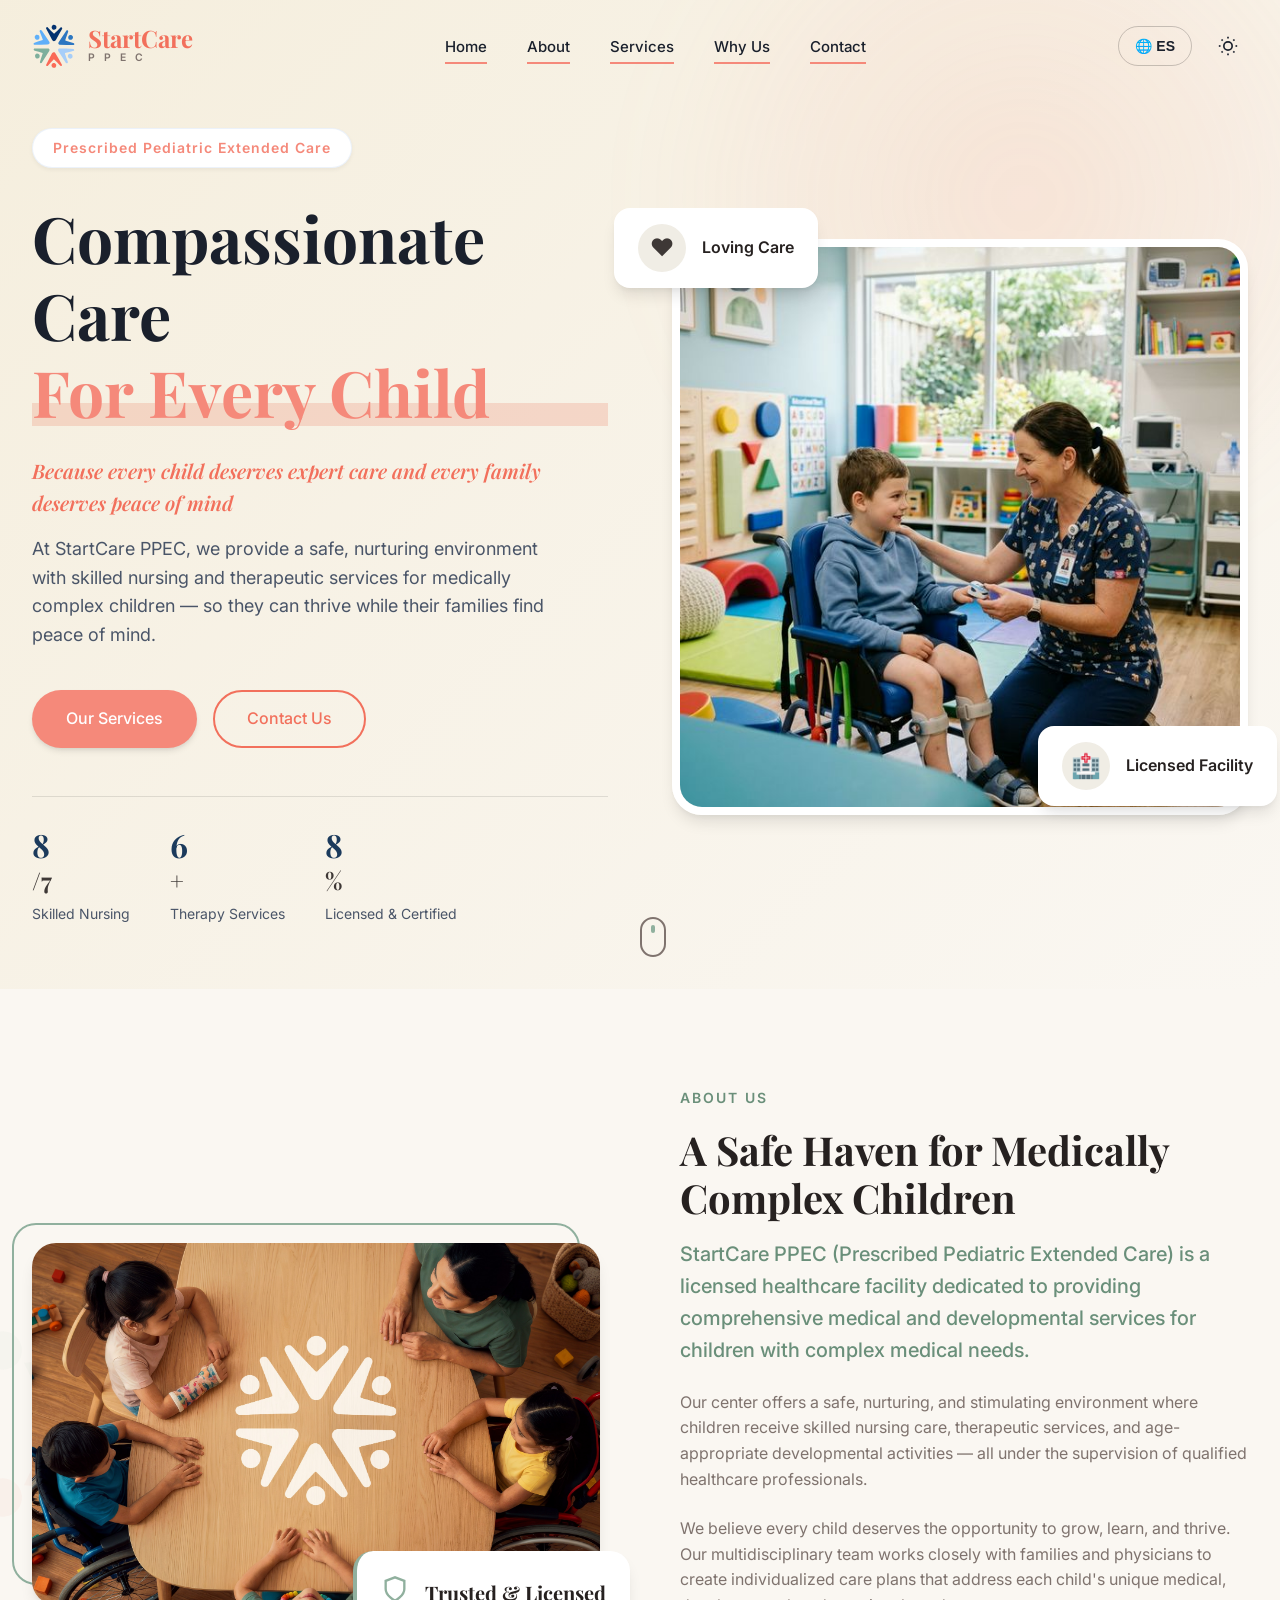
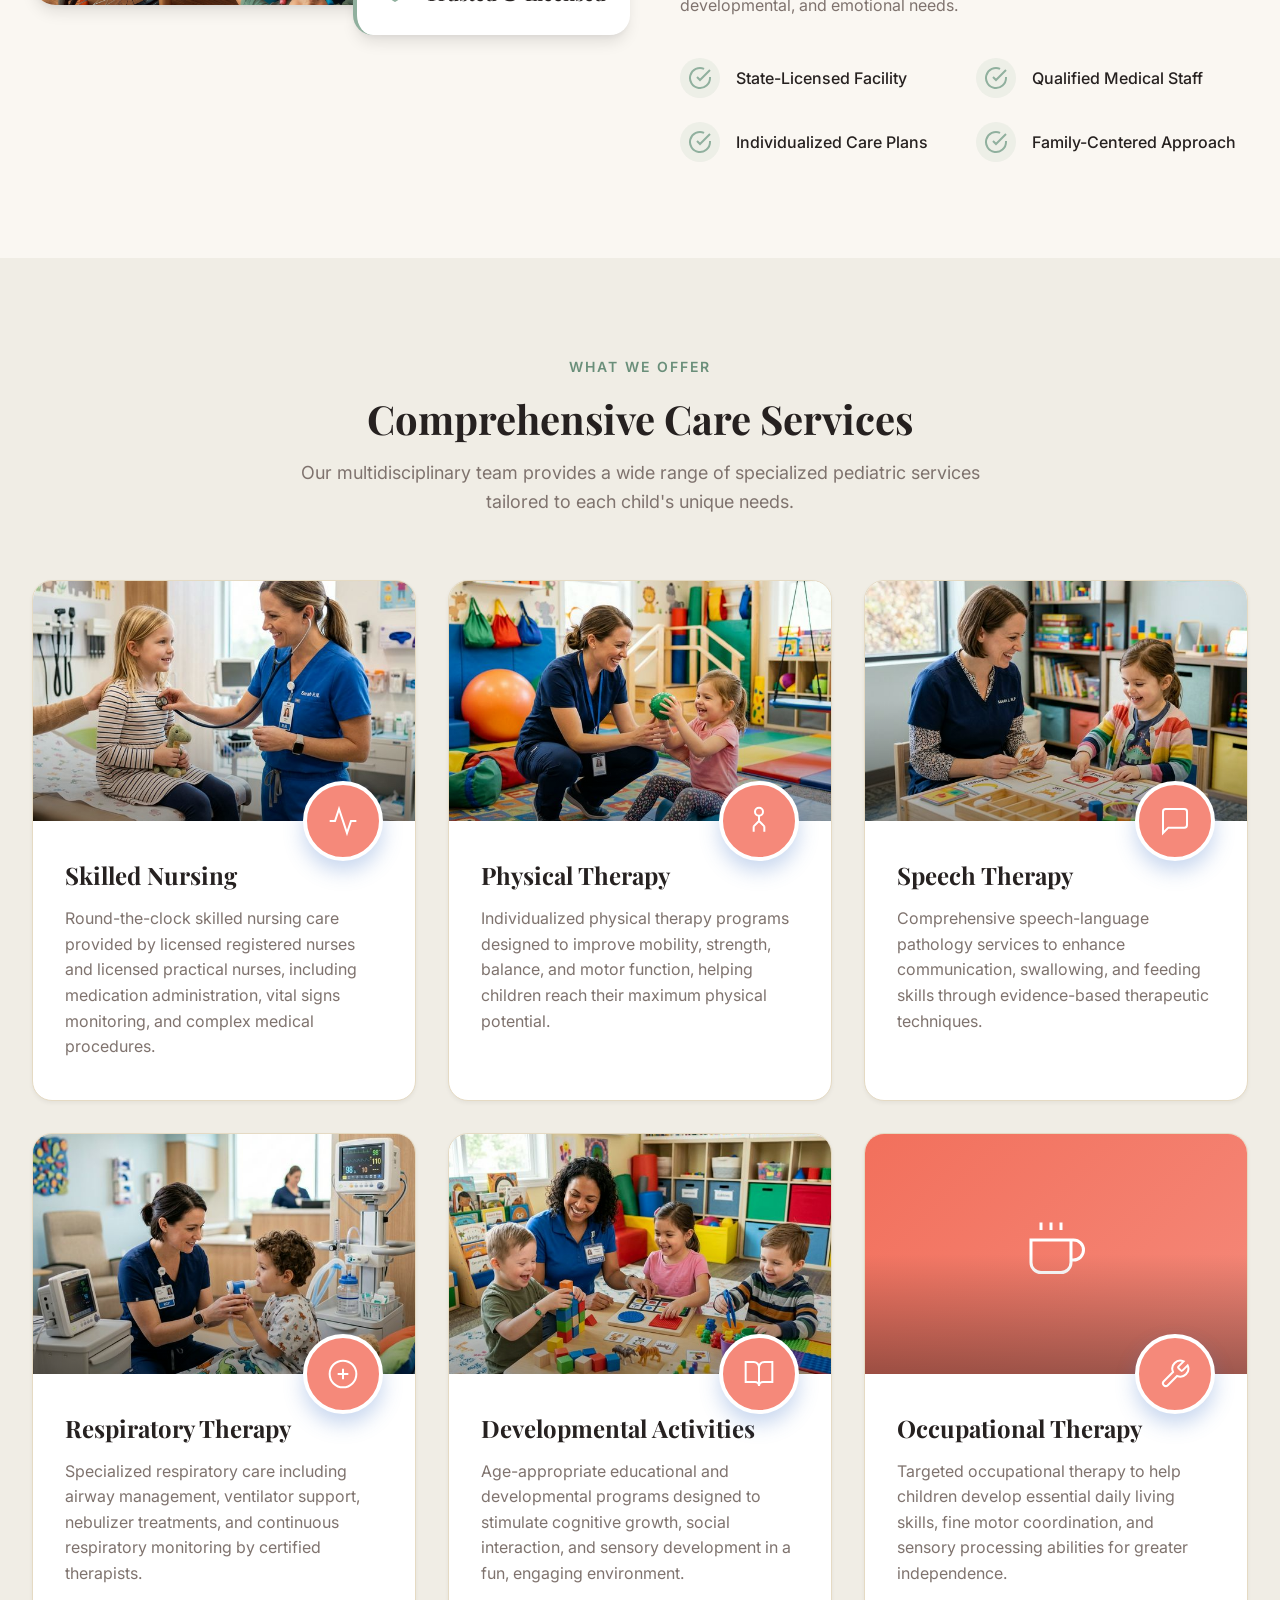
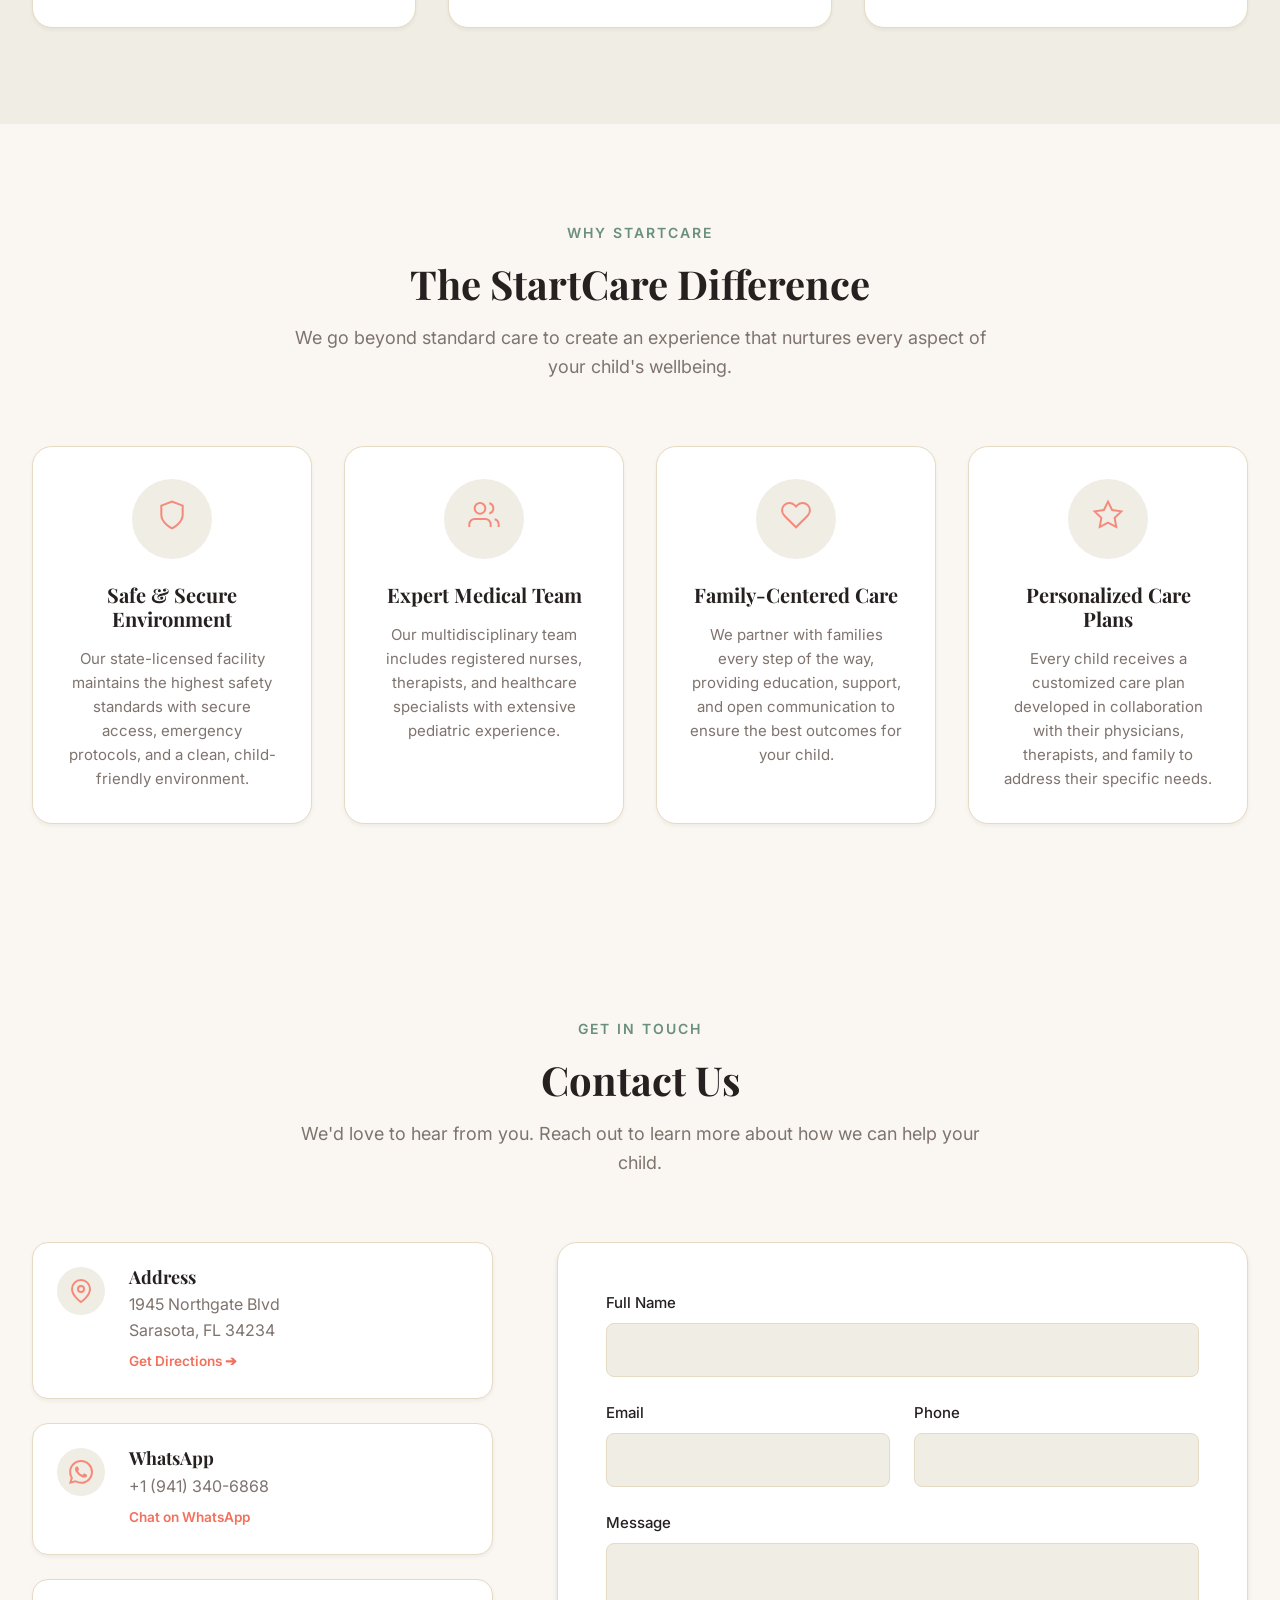
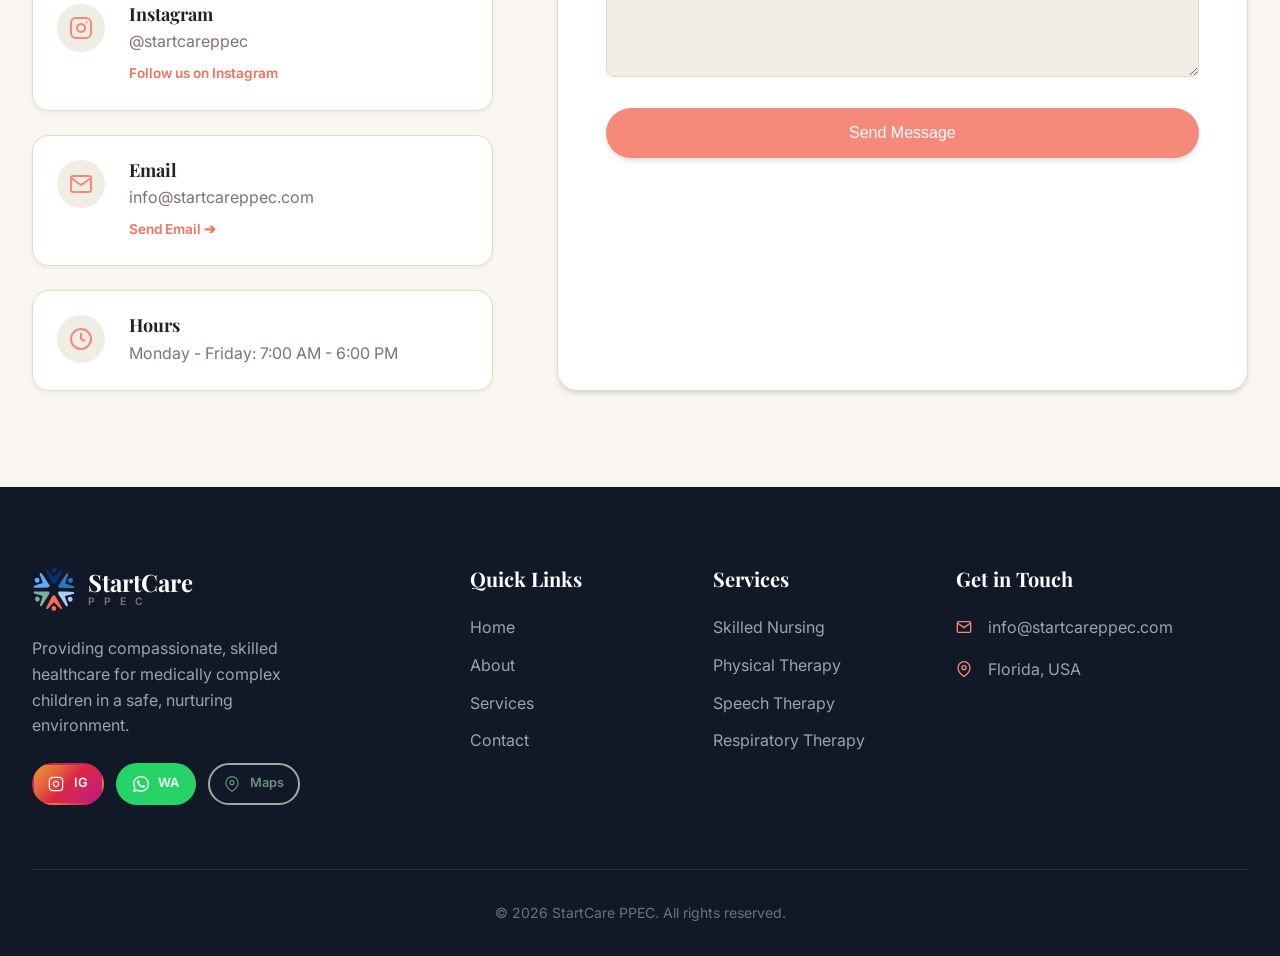
<file: index.html>
<!DOCTYPE html>
<html lang="en" data-theme="light">
<head>
    <meta charset="UTF-8">
    <meta name="viewport" content="width=device-width, initial-scale=1.0">
    <meta name="description" content="StartCare PPEC - Prescribed Pediatric Extended Care. Providing compassionate, professional healthcare services for medically complex children in a safe, nurturing environment.">
    <meta name="keywords" content="PPEC, pediatric care, prescribed pediatric extended care, skilled nursing, therapy, children healthcare, medically complex children">
    <title>StartCare PPEC | Compassionate Pediatric Extended Care</title>
    <link rel="preconnect" href="https://fonts.googleapis.com">
    <link rel="preconnect" href="https://fonts.gstatic.com" crossorigin>
    <link href="https://fonts.googleapis.com/css2?family=Playfair+Display:wght@400;500;600;700&family=Inter:wght@300;400;500;600;700&display=swap" rel="stylesheet">
    <link rel="stylesheet" href="styles.css">
</head>
<body>
    <!-- Preloader -->
    <div id="preloader" class="preloader">
        <div class="preloader-inner">
            <img class="preloader-logo" src="assets/images/Logo.svg" alt="StartCare PPEC Logo" width="90" height="90">
            <div class="preloader-text">StartCare PPEC</div>
        </div>
    </div>

    <!-- Navigation -->
    <nav id="navbar" class="navbar">
        <div class="nav-container">
            <a href="#home" class="nav-logo" aria-label="StartCare PPEC Home">
                <img class="logo-svg" src="assets/images/Logo.svg" alt="StartCare PPEC Logo" width="44" height="44">
                <div class="logo-text">
                    <span class="logo-name">StartCare</span>
                    <span class="logo-sub">P P E C</span>
                </div>
            </a>

            <ul class="nav-links" id="navLinks">
                <li><a href="#home" data-i18n="nav.home">Home</a></li>
                <li><a href="#about" data-i18n="nav.about">About</a></li>
                <li><a href="#services" data-i18n="nav.services">Services</a></li>
                <li><a href="#why-us" data-i18n="nav.whyUs">Why Us</a></li>
                <li><a href="#contact" data-i18n="nav.contact">Contact</a></li>
            </ul>

            <div class="nav-actions">
                <button id="langToggle" class="btn-toggle lang-toggle" aria-label="Toggle language">
                    <span class="lang-icon">🌐</span>
                    <span class="lang-label" id="langLabel">ES</span>
                </button>
                <button id="themeToggle" class="btn-toggle theme-toggle" aria-label="Toggle dark mode">
                    <svg class="theme-icon sun" viewBox="0 0 24 24" width="20" height="20" fill="none" stroke="currentColor" stroke-width="2">
                        <circle cx="12" cy="12" r="5"/><line x1="12" y1="1" x2="12" y2="3"/><line x1="12" y1="21" x2="12" y2="23"/><line x1="4.22" y1="4.22" x2="5.64" y2="5.64"/><line x1="18.36" y1="18.36" x2="19.78" y2="19.78"/><line x1="1" y1="12" x2="3" y2="12"/><line x1="21" y1="12" x2="23" y2="12"/><line x1="4.22" y1="19.78" x2="5.64" y2="18.36"/><line x1="18.36" y1="5.64" x2="19.78" y2="4.22"/>
                    </svg>
                    <svg class="theme-icon moon" viewBox="0 0 24 24" width="20" height="20" fill="none" stroke="currentColor" stroke-width="2">
                        <path d="M21 12.79A9 9 0 1 1 11.21 3 7 7 0 0 0 21 12.79z"/>
                    </svg>
                </button>
                <button id="menuToggle" class="btn-toggle menu-toggle" aria-label="Toggle menu">
                    <span class="hamburger">
                        <span></span><span></span><span></span>
                    </span>
                </button>
            </div>
        </div>
    </nav>

    <!-- Floating Logo (appears on scroll) -->
    <a href="#home" id="floatingLogo" class="floating-logo" aria-label="Back to top">
        <img class="logo-svg" src="assets/images/Logo.svg" alt="StartCare PPEC Logo" width="80" height="80">
        <div class="logo-text">
            <span class="logo-name">StartCare</span>
            <span class="logo-sub">P P E C</span>
        </div>
    </a>

    <!-- Hero Section -->
    <section id="home" class="hero">
        <div class="hero-bg">
            <div class="hero-particles" id="heroParticles"></div>
            <div class="hero-gradient"></div>
        </div>
        <div class="hero-content">
            <div class="hero-text">
                <div class="hero-badge" data-i18n="hero.badge">Prescribed Pediatric Extended Care</div>
                <h1 class="hero-title">
                    <span class="hero-title-line" data-i18n="hero.title1">Compassionate Care</span>
                    <span class="hero-title-line hero-title-accent" data-i18n="hero.title2">For Every Child</span>
                </h1>
                <p class="hero-slogan" data-i18n="hero.slogan" style="font-size: 1.25rem; font-weight: 600; font-family: 'Playfair Display', serif; font-style: italic; color: var(--primary); margin-bottom: 1rem; transform: translateY(20px); opacity: 0; animation: fadeUp 0.8s ease forwards 0.7s;">Because every child deserves expert care and every family deserves peace of mind</p>
                <p class="hero-description" data-i18n="hero.description">At StartCare PPEC, we provide a safe, nurturing environment with skilled nursing and therapeutic services for medically complex children — so they can thrive while their families find peace of mind.</p>
                <div class="hero-buttons">
                    <a href="#services" class="btn btn-primary" data-i18n="hero.cta1">Our Services</a>
                    <a href="#contact" class="btn btn-outline" data-i18n="hero.cta2">Contact Us</a>
                </div>
                <div class="hero-stats">
                    <div class="stat">
                        <span class="stat-number" data-count="24">0</span><span class="stat-suffix">/7</span>
                        <span class="stat-label" data-i18n="hero.stat1">Skilled Nursing</span>
                    </div>
                    <div class="stat">
                        <span class="stat-number" data-count="6">0</span><span class="stat-suffix">+</span>
                        <span class="stat-label" data-i18n="hero.stat2">Therapy Services</span>
                    </div>
                    <div class="stat">
                        <span class="stat-number" data-count="100">0</span><span class="stat-suffix">%</span>
                        <span class="stat-label" data-i18n="hero.stat3">Licensed & Certified</span>
                    </div>
                </div>
            </div>
            <div class="hero-image-wrapper">
                <div class="hero-image-container">
                    <img src="assets/images/hero.png" alt="StartCare PPEC - Compassionate pediatric care" class="hero-image" loading="eager">
                    <div class="hero-image-blob"></div>
                </div>
                <div class="hero-floating-card card-1">
                    <div class="floating-icon">❤️</div>
                    <div class="floating-text" data-i18n="hero.float1">Loving Care</div>
                </div>
                <div class="hero-floating-card card-2">
                    <div class="floating-icon">🏥</div>
                    <div class="floating-text" data-i18n="hero.float2">Licensed Facility</div>
                </div>
            </div>
        </div>
        <div class="hero-scroll">
            <a href="#about" class="scroll-indicator" aria-label="Scroll down">
                <div class="scroll-mouse">
                    <div class="scroll-wheel"></div>
                </div>
            </a>
        </div>
    </section>

    <!-- About Section -->
    <section id="about" class="about section logo-watermark logo-watermark-left">
        <div class="container">
            <div class="about-grid">
                <div class="about-image-col reveal-left">
                    <div class="about-image-wrapper">
                        <img src="assets/images/about.jpg" alt="StartCare PPEC facility" class="about-image" loading="lazy">
                        <div class="about-image-accent"></div>
                        <div class="about-experience-badge">
                            <span class="exp-icon">
                                <svg viewBox="0 0 24 24" width="28" height="28" fill="none" stroke="currentColor" stroke-width="2"><path d="M12 22s8-4 8-10V5l-8-3-8 3v7c0 6 8 10 8 10z"/></svg>
                            </span>
                            <span class="exp-text" data-i18n="about.badge">Trusted & Licensed</span>
                        </div>
                    </div>
                </div>
                <div class="about-text-col reveal-right">
                    <div class="section-label" data-i18n="about.label">About Us</div>
                    <h2 class="section-title" data-i18n="about.title">A Safe Haven for Medically Complex Children</h2>
                    <p class="about-lead" data-i18n="about.lead">StartCare PPEC (Prescribed Pediatric Extended Care) is a licensed healthcare facility dedicated to providing comprehensive medical and developmental services for children with complex medical needs.</p>
                    <p class="about-text" data-i18n="about.text1">Our center offers a safe, nurturing, and stimulating environment where children receive skilled nursing care, therapeutic services, and age-appropriate developmental activities — all under the supervision of qualified healthcare professionals.</p>
                    <p class="about-text" data-i18n="about.text2">We believe every child deserves the opportunity to grow, learn, and thrive. Our multidisciplinary team works closely with families and physicians to create individualized care plans that address each child's unique medical, developmental, and emotional needs.</p>
                    <div class="about-features">
                        <div class="about-feature">
                            <div class="feature-icon">
                                <svg viewBox="0 0 24 24" width="24" height="24" fill="none" stroke="currentColor" stroke-width="2"><path d="M22 11.08V12a10 10 0 1 1-5.93-9.14"/><polyline points="22 4 12 14.01 9 11.01"/></svg>
                            </div>
                            <span data-i18n="about.feature1">State-Licensed Facility</span>
                        </div>
                        <div class="about-feature">
                            <div class="feature-icon">
                                <svg viewBox="0 0 24 24" width="24" height="24" fill="none" stroke="currentColor" stroke-width="2"><path d="M22 11.08V12a10 10 0 1 1-5.93-9.14"/><polyline points="22 4 12 14.01 9 11.01"/></svg>
                            </div>
                            <span data-i18n="about.feature2">Qualified Medical Staff</span>
                        </div>
                        <div class="about-feature">
                            <div class="feature-icon">
                                <svg viewBox="0 0 24 24" width="24" height="24" fill="none" stroke="currentColor" stroke-width="2"><path d="M22 11.08V12a10 10 0 1 1-5.93-9.14"/><polyline points="22 4 12 14.01 9 11.01"/></svg>
                            </div>
                            <span data-i18n="about.feature3">Individualized Care Plans</span>
                        </div>
                        <div class="about-feature">
                            <div class="feature-icon">
                                <svg viewBox="0 0 24 24" width="24" height="24" fill="none" stroke="currentColor" stroke-width="2"><path d="M22 11.08V12a10 10 0 1 1-5.93-9.14"/><polyline points="22 4 12 14.01 9 11.01"/></svg>
                            </div>
                            <span data-i18n="about.feature4">Family-Centered Approach</span>
                        </div>
                    </div>
                </div>
            </div>
        </div>
    </section>

    <!-- Services Section -->
    <section id="services" class="services section">
        <div class="container">
            <div class="section-header reveal-up">
                <div class="section-label" data-i18n="services.label">What We Offer</div>
                <h2 class="section-title" data-i18n="services.title">Comprehensive Care Services</h2>
                <p class="section-subtitle" data-i18n="services.subtitle">Our multidisciplinary team provides a wide range of specialized pediatric services tailored to each child's unique needs.</p>
            </div>
            <div class="services-grid">
                <div class="service-card reveal-up" data-delay="0">
                    <div class="service-image-wrap">
                        <img src="assets/images/service-nursing.png" alt="Skilled Nursing" loading="lazy">
                        <div class="service-overlay"></div>
                    </div>
                    <div class="service-content">
                        <div class="service-icon">
                            <svg viewBox="0 0 24 24" width="32" height="32" fill="none" stroke="currentColor" stroke-width="1.5"><path d="M22 12h-4l-3 9L9 3l-3 9H2"/></svg>
                        </div>
                        <h3 class="service-title" data-i18n="services.nursing.title">Skilled Nursing</h3>
                        <p class="service-desc" data-i18n="services.nursing.desc">Round-the-clock skilled nursing care provided by licensed registered nurses and licensed practical nurses, including medication administration, vital signs monitoring, and complex medical procedures.</p>
                    </div>
                </div>
                <div class="service-card reveal-up" data-delay="100">
                    <div class="service-image-wrap">
                        <img src="assets/images/service-therapy.png" alt="Physical Therapy" loading="lazy">
                        <div class="service-overlay"></div>
                    </div>
                    <div class="service-content">
                        <div class="service-icon">
                            <svg viewBox="0 0 24 24" width="32" height="32" fill="none" stroke="currentColor" stroke-width="1.5"><circle cx="12" cy="5" r="3"/><path d="M12 8v4m-4 4l4-4 4 4m-8 0v4m8-4v4"/></svg>
                        </div>
                        <h3 class="service-title" data-i18n="services.physical.title">Physical Therapy</h3>
                        <p class="service-desc" data-i18n="services.physical.desc">Individualized physical therapy programs designed to improve mobility, strength, balance, and motor function, helping children reach their maximum physical potential.</p>
                    </div>
                </div>
                <div class="service-card reveal-up" data-delay="200">
                    <div class="service-image-wrap">
                        <img src="assets/images/service-speech.png" alt="Speech Therapy" loading="lazy">
                        <div class="service-overlay"></div>
                    </div>
                    <div class="service-content">
                        <div class="service-icon">
                            <svg viewBox="0 0 24 24" width="32" height="32" fill="none" stroke="currentColor" stroke-width="1.5"><path d="M21 15a2 2 0 0 1-2 2H7l-4 4V5a2 2 0 0 1 2-2h14a2 2 0 0 1 2 2z"/></svg>
                        </div>
                        <h3 class="service-title" data-i18n="services.speech.title">Speech Therapy</h3>
                        <p class="service-desc" data-i18n="services.speech.desc">Comprehensive speech-language pathology services to enhance communication, swallowing, and feeding skills through evidence-based therapeutic techniques.</p>
                    </div>
                </div>
                <div class="service-card reveal-up" data-delay="300">
                    <div class="service-image-wrap">
                        <img src="assets/images/service-respiratory.png" alt="Respiratory Therapy" loading="lazy">
                        <div class="service-overlay"></div>
                    </div>
                    <div class="service-content">
                        <div class="service-icon">
                            <svg viewBox="0 0 24 24" width="32" height="32" fill="none" stroke="currentColor" stroke-width="1.5"><path d="M12 2C6.48 2 2 6.48 2 12s4.48 10 10 10 10-4.48 10-10S17.52 2 12 2z"/><path d="M8 12h8m-4-4v8"/></svg>
                        </div>
                        <h3 class="service-title" data-i18n="services.respiratory.title">Respiratory Therapy</h3>
                        <p class="service-desc" data-i18n="services.respiratory.desc">Specialized respiratory care including airway management, ventilator support, nebulizer treatments, and continuous respiratory monitoring by certified therapists.</p>
                    </div>
                </div>
                <div class="service-card reveal-up" data-delay="400">
                    <div class="service-image-wrap">
                        <img src="assets/images/service-developmental.png" alt="Developmental Activities" loading="lazy">
                        <div class="service-overlay"></div>
                    </div>
                    <div class="service-content">
                        <div class="service-icon">
                            <svg viewBox="0 0 24 24" width="32" height="32" fill="none" stroke="currentColor" stroke-width="1.5"><path d="M2 3h6a4 4 0 0 1 4 4v14a3 3 0 0 0-3-3H2z"/><path d="M22 3h-6a4 4 0 0 0-4 4v14a3 3 0 0 1 3-3h7z"/></svg>
                        </div>
                        <h3 class="service-title" data-i18n="services.developmental.title">Developmental Activities</h3>
                        <p class="service-desc" data-i18n="services.developmental.desc">Age-appropriate educational and developmental programs designed to stimulate cognitive growth, social interaction, and sensory development in a fun, engaging environment.</p>
                    </div>
                </div>
                <div class="service-card reveal-up" data-delay="500">
                    <div class="service-image-wrap service-gradient-bg">
                        <div class="service-ot-icon">
                            <svg viewBox="0 0 24 24" width="60" height="60" fill="none" stroke="currentColor" stroke-width="1.2"><path d="M18 8h1a4 4 0 0 1 0 8h-1M2 8h16v9a4 4 0 0 1-4 4H6a4 4 0 0 1-4-4V8z"/><line x1="6" y1="1" x2="6" y2="4"/><line x1="10" y1="1" x2="10" y2="4"/><line x1="14" y1="1" x2="14" y2="4"/></svg>
                        </div>
                        <div class="service-overlay"></div>
                    </div>
                    <div class="service-content">
                        <div class="service-icon">
                            <svg viewBox="0 0 24 24" width="32" height="32" fill="none" stroke="currentColor" stroke-width="1.5"><path d="M14.7 6.3a1 1 0 0 0 0 1.4l1.6 1.6a1 1 0 0 0 1.4 0l3.77-3.77a6 6 0 0 1-7.94 7.94l-6.91 6.91a2.12 2.12 0 0 1-3-3l6.91-6.91a6 6 0 0 1 7.94-7.94l-3.76 3.76z"/></svg>
                        </div>
                        <h3 class="service-title" data-i18n="services.occupational.title">Occupational Therapy</h3>
                        <p class="service-desc" data-i18n="services.occupational.desc">Targeted occupational therapy to help children develop essential daily living skills, fine motor coordination, and sensory processing abilities for greater independence.</p>
                    </div>
                </div>
            </div>
        </div>
    </section>

    <!-- Why Choose Us Section -->
    <section id="why-us" class="why-us section">
        <div class="container">
            <div class="section-header reveal-up">
                <div class="section-label" data-i18n="whyUs.label">Why StartCare</div>
                <h2 class="section-title" data-i18n="whyUs.title">The StartCare Difference</h2>
                <p class="section-subtitle" data-i18n="whyUs.subtitle">We go beyond standard care to create an experience that nurtures every aspect of your child's wellbeing.</p>
            </div>
            <div class="why-grid">
                <div class="why-card reveal-up" data-delay="0">
                    <div class="why-icon-wrap">
                        <div class="why-icon">
                            <svg viewBox="0 0 24 24" width="32" height="32" fill="none" stroke="currentColor" stroke-width="1.5"><path d="M12 22s8-4 8-10V5l-8-3-8 3v7c0 6 8 10 8 10z"/></svg>
                        </div>
                        <div class="why-icon-bg"></div>
                    </div>
                    <h3 data-i18n="whyUs.card1.title">Safe & Secure Environment</h3>
                    <p data-i18n="whyUs.card1.desc">Our state-licensed facility maintains the highest safety standards with secure access, emergency protocols, and a clean, child-friendly environment.</p>
                </div>
                <div class="why-card reveal-up" data-delay="100">
                    <div class="why-icon-wrap">
                        <div class="why-icon">
                            <svg viewBox="0 0 24 24" width="32" height="32" fill="none" stroke="currentColor" stroke-width="1.5"><path d="M17 21v-2a4 4 0 0 0-4-4H5a4 4 0 0 0-4 4v2"/><circle cx="9" cy="7" r="4"/><path d="M23 21v-2a4 4 0 0 0-3-3.87"/><path d="M16 3.13a4 4 0 0 1 0 7.75"/></svg>
                        </div>
                        <div class="why-icon-bg"></div>
                    </div>
                    <h3 data-i18n="whyUs.card2.title">Expert Medical Team</h3>
                    <p data-i18n="whyUs.card2.desc">Our multidisciplinary team includes registered nurses, therapists, and healthcare specialists with extensive pediatric experience.</p>
                </div>
                <div class="why-card reveal-up" data-delay="200">
                    <div class="why-icon-wrap">
                        <div class="why-icon">
                            <svg viewBox="0 0 24 24" width="32" height="32" fill="none" stroke="currentColor" stroke-width="1.5"><path d="M20.84 4.61a5.5 5.5 0 0 0-7.78 0L12 5.67l-1.06-1.06a5.5 5.5 0 0 0-7.78 7.78l1.06 1.06L12 21.23l7.78-7.78 1.06-1.06a5.5 5.5 0 0 0 0-7.78z"/></svg>
                        </div>
                        <div class="why-icon-bg"></div>
                    </div>
                    <h3 data-i18n="whyUs.card3.title">Family-Centered Care</h3>
                    <p data-i18n="whyUs.card3.desc">We partner with families every step of the way, providing education, support, and open communication to ensure the best outcomes for your child.</p>
                </div>
                <div class="why-card reveal-up" data-delay="300">
                    <div class="why-icon-wrap">
                        <div class="why-icon">
                            <svg viewBox="0 0 24 24" width="32" height="32" fill="none" stroke="currentColor" stroke-width="1.5"><polygon points="12 2 15.09 8.26 22 9.27 17 14.14 18.18 21.02 12 17.77 5.82 21.02 7 14.14 2 9.27 8.91 8.26 12 2"/></svg>
                        </div>
                        <div class="why-icon-bg"></div>
                    </div>
                    <h3 data-i18n="whyUs.card4.title">Personalized Care Plans</h3>
                    <p data-i18n="whyUs.card4.desc">Every child receives a customized care plan developed in collaboration with their physicians, therapists, and family to address their specific needs.</p>
                </div>
            </div>
        </div>
    </section>


    <!-- Contact Section -->
    <section id="contact" class="contact section">
        <div class="container">
            <div class="section-header reveal-up">
                <div class="section-label" data-i18n="contact.label">Get in Touch</div>
                <h2 class="section-title" data-i18n="contact.title">Contact Us</h2>
                <p class="section-subtitle" data-i18n="contact.subtitle">We'd love to hear from you. Reach out to learn more about how we can help your child.</p>
            </div>
            <div class="contact-grid">
                <div class="contact-info reveal-up">
                    <a href="https://maps.google.com/?q=1945+Northgate+Blvd,+Sarasota,+FL+34234" target="_blank" rel="noopener" class="contact-card contact-card-link">
                        <div class="contact-icon">
                            <svg viewBox="0 0 24 24" width="24" height="24" fill="none" stroke="currentColor" stroke-width="2"><path d="M21 10c0 7-9 13-9 13s-9-6-9-13a9 9 0 0 1 18 0z"/><circle cx="12" cy="10" r="3"/></svg>
                        </div>
                        <div class="contact-detail">
                            <h4 data-i18n="contact.address.label">Address</h4>
                            <p>1945 Northgate Blvd</p>
                            <p>Sarasota, FL 34234</p>
                            <span class="inline-link" data-i18n="contact.address.getDirections">Get Directions ➔</span>
                        </div>
                    </a>
                    <a href="https://wa.me/19413406868" target="_blank" rel="noopener" class="contact-card contact-card-link">
                        <div class="contact-icon">
                            <svg viewBox="0 0 24 24" width="24" height="24" fill="currentColor"><path d="M17.472 14.382c-.297-.149-1.758-.867-2.03-.967-.273-.099-.471-.148-.67.15-.197.297-.767.966-.94 1.164-.173.199-.347.223-.644.075-.297-.15-1.255-.463-2.39-1.475-.883-.788-1.48-1.761-1.653-2.059-.173-.297-.018-.458.13-.606.134-.133.298-.347.446-.52.149-.174.198-.298.298-.497.099-.198.05-.371-.025-.52-.075-.149-.669-1.612-.916-2.207-.242-.579-.487-.5-.669-.51-.173-.008-.371-.01-.57-.01-.198 0-.52.074-.792.372-.272.297-1.04 1.016-1.04 2.479 0 1.462 1.065 2.875 1.213 3.074.149.198 2.096 3.2 5.077 4.487.709.306 1.262.489 1.694.625.712.227 1.36.195 1.871.118.571-.085 1.758-.719 2.006-1.413.248-.694.248-1.289.173-1.413-.074-.124-.272-.198-.57-.347m-5.421 7.403h-.004a9.87 9.87 0 01-5.031-1.378l-.361-.214-3.741.982.998-3.648-.235-.374a9.86 9.86 0 01-1.51-5.26c.001-5.45 4.436-9.884 9.888-9.884 2.64 0 5.122 1.03 6.988 2.898a9.825 9.825 0 012.893 6.994c-.003 5.45-4.437 9.884-9.885 9.884m8.413-18.297A11.815 11.815 0 0012.05 0C5.495 0 .16 5.335.157 11.892c0 2.096.547 4.142 1.588 5.945L.057 24l6.305-1.654a11.882 11.882 0 005.683 1.448h.005c6.554 0 11.89-5.335 11.893-11.893a11.821 11.821 0 00-3.48-8.413z"/></svg>
                        </div>
                        <div class="contact-detail">
                            <h4 data-i18n="contact.whatsapp.label">WhatsApp</h4>
                            <p>+1 (941) 340-6868</p>
                            <span class="inline-link" data-i18n="contact.whatsapp.value">Chat on WhatsApp</span>
                        </div>
                    </a>
                    <a href="https://www.instagram.com/startcareppec" target="_blank" rel="noopener" class="contact-card contact-card-link">
                        <div class="contact-icon">
                            <svg viewBox="0 0 24 24" width="24" height="24" fill="none" stroke="currentColor" stroke-width="2" stroke-linecap="round" stroke-linejoin="round"><rect x="2" y="2" width="20" height="20" rx="5" ry="5"/><path d="M16 11.37A4 4 0 1 1 12.63 8 4 4 0 0 1 16 11.37z"/><line x1="17.5" y1="6.5" x2="17.51" y2="6.5"/></svg>
                        </div>
                        <div class="contact-detail">
                            <h4 data-i18n="contact.instagram.label">Instagram</h4>
                            <p>@startcareppec</p>
                            <span class="inline-link" data-i18n="contact.instagram.value">Follow us on Instagram</span>
                        </div>
                    </a>
                    <a href="mailto:info@startcareppec.com" class="contact-card contact-card-link">
                        <div class="contact-icon">
                            <svg viewBox="0 0 24 24" width="24" height="24" fill="none" stroke="currentColor" stroke-width="2"><path d="M4 4h16c1.1 0 2 .9 2 2v12c0 1.1-.9 2-2 2H4c-1.1 0-2-.9-2-2V6c0-1.1.9-2 2-2z"/><polyline points="22,6 12,13 2,6"/></svg>
                        </div>
                        <div class="contact-detail">
                            <h4 data-i18n="contact.email.label">Email</h4>
                            <p>info@startcareppec.com</p>
                            <span class="inline-link" data-i18n="contact.email.value">Send Email ➔</span>
                        </div>
                    </a>
                    <div class="contact-card">
                        <div class="contact-icon">
                            <svg viewBox="0 0 24 24" width="24" height="24" fill="none" stroke="currentColor" stroke-width="2"><circle cx="12" cy="12" r="10"/><polyline points="12 6 12 12 16 14"/></svg>
                        </div>
                        <div class="contact-detail">
                            <h4 data-i18n="contact.hours.label">Hours</h4>
                            <p data-i18n="contact.hours.value">Monday - Friday: 7:00 AM - 6:00 PM</p>
                        </div>
                    </div>

                </div>
                <div class="contact-form-wrapper reveal-up" data-delay="100">
                    <form id="contactForm" class="contact-form">
                        <div class="form-group">
                            <label for="name" data-i18n="contact.form.name">Full Name</label>
                            <input type="text" id="name" name="name" required>
                        </div>
                        <div class="form-row">
                            <div class="form-group">
                                <label for="email" data-i18n="contact.form.email">Email</label>
                                <input type="email" id="email" name="email" required>
                            </div>
                            <div class="form-group">
                                <label for="phone" data-i18n="contact.form.phone">Phone</label>
                                <input type="tel" id="phone" name="phone">
                            </div>
                        </div>
                        <div class="form-group">
                            <label for="message" data-i18n="contact.form.message">Message</label>
                            <textarea id="message" name="message" rows="5" required></textarea>
                        </div>
                        <button type="submit" class="btn btn-primary btn-full" data-i18n="contact.form.submit">Send Message</button>
                    </form>
                </div>
            </div>
        </div>
    </section>

    <!-- Footer -->
    <footer class="footer">
        <div class="container">
            <div class="footer-grid">
                <div class="footer-brand">
                    <a href="#home" class="footer-logo" aria-label="StartCare PPEC">
                        <img class="logo-svg" src="assets/images/Logo.svg" alt="StartCare PPEC Logo" width="44" height="44">
                        <div class="logo-text">
                            <span class="logo-name">StartCare</span>
                            <span class="logo-sub">P P E C</span>
                        </div>
                    </a>
                    <p class="footer-desc" data-i18n="footer.desc">Providing compassionate, skilled healthcare for medically complex children in a safe, nurturing environment.</p>
                    <div class="footer-social">
                        <a href="https://www.instagram.com/startcareppec" target="_blank" rel="noopener" class="social-btn social-btn--instagram" aria-label="Instagram">
                            <svg viewBox="0 0 24 24" width="16" height="16" fill="none" stroke="currentColor" stroke-width="1.8"><rect x="2" y="2" width="20" height="20" rx="5" ry="5"/><path d="M16 11.37A4 4 0 1 1 12.63 8 4 4 0 0 1 16 11.37z"/><line x1="17.5" y1="6.5" x2="17.51" y2="6.5"/></svg>
                            IG
                        </a>
                        <a href="https://wa.me/19413406868" target="_blank" rel="noopener" class="social-btn social-btn--whatsapp" aria-label="WhatsApp">
                            <svg viewBox="0 0 24 24" width="16" height="16" fill="currentColor"><path d="M17.472 14.382c-.297-.149-1.758-.867-2.03-.967-.273-.099-.471-.148-.67.15-.197.297-.767.966-.94 1.164-.173.199-.347.223-.644.075-.297-.15-1.255-.463-2.39-1.475-.883-.788-1.48-1.761-1.653-2.059-.173-.297-.018-.458.13-.606.134-.133.298-.347.446-.52.149-.174.198-.298.298-.497.099-.198.05-.371-.025-.52-.075-.149-.669-1.612-.916-2.207-.242-.579-.487-.5-.669-.51-.173-.008-.371-.01-.57-.01-.198 0-.52.074-.792.372-.272.297-1.04 1.016-1.04 2.479 0 1.462 1.065 2.875 1.213 3.074.149.198 2.096 3.2 5.077 4.487.709.306 1.262.489 1.694.625.712.227 1.36.195 1.871.118.571-.085 1.758-.719 2.006-1.413.248-.694.248-1.289.173-1.413-.074-.124-.272-.198-.57-.347m-5.421 7.403h-.004a9.87 9.87 0 01-5.031-1.378l-.361-.214-3.741.982.998-3.648-.235-.374a9.86 9.86 0 01-1.51-5.26c.001-5.45 4.436-9.884 9.888-9.884 2.64 0 5.122 1.03 6.988 2.898a9.825 9.825 0 012.893 6.994c-.003 5.45-4.437 9.884-9.885 9.884m8.413-18.297A11.815 11.815 0 0012.05 0C5.495 0 .16 5.335.157 11.892c0 2.096.547 4.142 1.588 5.945L.057 24l6.305-1.654a11.882 11.882 0 005.683 1.448h.005c6.554 0 11.89-5.335 11.893-11.893a11.821 11.821 0 00-3.48-8.413z"/></svg>
                            WA
                        </a>
                        <a href="https://maps.google.com/?q=1945+Northgate+Blvd,+Sarasota,+FL+34234" target="_blank" rel="noopener" class="social-btn social-btn--maps" aria-label="Google Maps">
                            <svg viewBox="0 0 24 24" width="16" height="16" fill="none" stroke="currentColor" stroke-width="1.8"><path d="M21 10c0 7-9 13-9 13s-9-6-9-13a9 9 0 0 1 18 0z"/><circle cx="12" cy="10" r="3"/></svg>
                            Maps
                        </a>
                    </div>
                </div>
                <div class="footer-links-col">
                    <h4 data-i18n="footer.quickLinks">Quick Links</h4>
                    <ul class="footer-links">
                        <li><a href="#home" data-i18n="nav.home">Home</a></li>
                        <li><a href="#about" data-i18n="nav.about">About</a></li>
                        <li><a href="#services" data-i18n="nav.services">Services</a></li>
                        <li><a href="#contact" data-i18n="nav.contact">Contact</a></li>
                    </ul>
                </div>
                <div class="footer-links-col">
                    <h4 data-i18n="footer.services">Services</h4>
                    <ul class="footer-links">
                        <li><a href="#services" data-i18n="services.nursing.title">Skilled Nursing</a></li>
                        <li><a href="#services" data-i18n="services.physical.title">Physical Therapy</a></li>
                        <li><a href="#services" data-i18n="services.speech.title">Speech Therapy</a></li>
                        <li><a href="#services" data-i18n="services.respiratory.title">Respiratory Therapy</a></li>
                    </ul>
                </div>
                <div class="footer-contact-col">
                    <h4 data-i18n="contact.label">Get in Touch</h4>
                    <div class="footer-contact-item">
                        <svg viewBox="0 0 24 24" width="16" height="16" fill="none" stroke="currentColor" stroke-width="2"><path d="M4 4h16c1.1 0 2 .9 2 2v12c0 1.1-.9 2-2 2H4c-1.1 0-2-.9-2-2V6c0-1.1.9-2 2-2z"/><polyline points="22,6 12,13 2,6"/></svg>
                        <a href="mailto:info@startcareppec.com">info@startcareppec.com</a>
                    </div>
                    <div class="footer-contact-item">
                        <svg viewBox="0 0 24 24" width="16" height="16" fill="none" stroke="currentColor" stroke-width="2"><path d="M21 10c0 7-9 13-9 13s-9-6-9-13a9 9 0 0 1 18 0z"/><circle cx="12" cy="10" r="3"/></svg>
                        <span>Florida, USA</span>
                    </div>
                </div>
            </div>
            <div class="footer-bottom">
                <p>&copy; <span id="currentYear"></span> StartCare PPEC. <span data-i18n="footer.rights">All rights reserved.</span></p>
            </div>
        </div>
    </footer>

    <!-- Back to Top -->
    <button id="backToTop" class="back-to-top" aria-label="Back to top">
        <svg viewBox="0 0 24 24" width="24" height="24" fill="none" stroke="currentColor" stroke-width="2"><polyline points="18 15 12 9 6 15"/></svg>
    </button>

    <script src="script.js"></script>
</body>
</html>
</file>
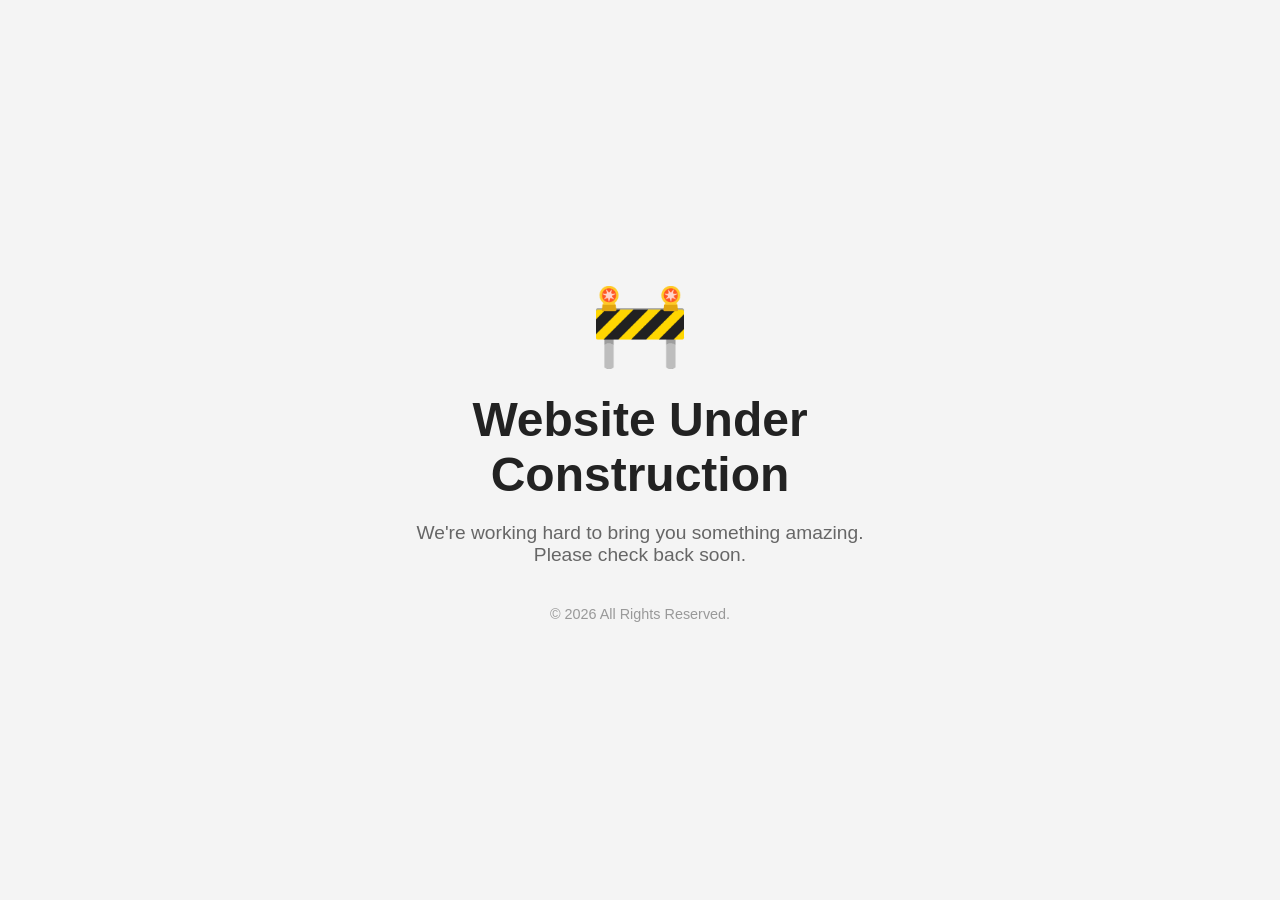
<file: indexWORKING.html>
<!DOCTYPE html>
<html lang="en">
<head>
    <meta charset="UTF-8">
    <meta name="viewport" content="width=device-width, initial-scale=1.0">
    <title>Under Construction</title>

    <style>
        * {
            margin: 0;
            padding: 0;
            box-sizing: border-box;
        }

        body {
            font-family: Arial, Helvetica, sans-serif;
            background: #f4f4f4;
            color: #333;
            display: flex;
            justify-content: center;
            align-items: center;
            height: 100vh;
            text-align: center;
        }

        .container {
            max-width: 600px;
            padding: 40px;
        }

        h1 {
            font-size: 3rem;
            margin-bottom: 20px;
            color: #222;
        }

        p {
            font-size: 1.2rem;
            color: #666;
            margin-bottom: 30px;
        }

        .icon {
            font-size: 5rem;
            margin-bottom: 20px;
        }

        footer {
            margin-top: 40px;
            font-size: 0.9rem;
            color: #999;
        }
    </style>
</head>
<body>

    <div class="container">
        <div class="icon">🚧</div>

        <h1>Website Under Construction</h1>

        <p>
            We're working hard to bring you something amazing.<br>
            Please check back soon.
        </p>

        <footer>
            &copy; 2026 All Rights Reserved.
        </footer>
    </div>

</body>
</html>
</file>
<file: styles.css>
/* 
  StartCare PPEC - Modern, Responsive, Bilingual Style
  Font: Playfair Display (Headings), Inter (Body)
*/

:root[data-theme="light"] {
    /* ── Exact Brand Colors ── */
    --primary: #f2705c;         /* Coral (exact) */
    --primary-light: #f5897a;
    --primary-lighter: #f8a89e;
    --primary-lightest: #fde8e5;
    --accent-green: #90B09E;    /* Green (exact) */
    --accent-green-light: #b4ccbc;
    --accent-green-dark: #6a8f7a;
    --accent-sand: #EADFC8;
    --accent-blue: #1B3A5C;

    /* Backgrounds & Surfaces */
    --bg-base: #FAF7F2;
    --bg-surface: #FFFFFF;
    --bg-alt: #F0EDE5;

    /* Text */
    --text-main: #3E3836;
    --text-muted: #7F736E;
    --text-heading: #262120;

    /* UI Elements */
    --border: #E5DAC3;
    --shadow-sm: 0 2px 4px rgba(0,0,0,0.05);
    --shadow-md: 0 4px 6px -1px rgba(0,0,0,0.1), 0 2px 4px -1px rgba(0,0,0,0.06);
    --shadow-lg: 0 10px 15px -3px rgba(0,0,0,0.1), 0 4px 6px -2px rgba(0,0,0,0.05);
    --shadow-glow: 0 0 24px rgba(242, 112, 92, 0.25);
}

:root[data-theme="dark"] {
    --primary: #f5897a;
    --primary-light: #f2705c;
    --primary-lighter: #c4503c;
    --primary-lightest: #8c3028;
    --accent-green: #90B09E;
    --accent-green-light: #b4ccbc;
    --accent-green-dark: #6a8f7a;
    --accent-sand: #D4C4A8;
    --accent-blue: #8BB0E0;

    --bg-base: #1A1615;
    --bg-surface: #2E2826;
    --bg-alt: #231E1C;

    --text-main: #EADFC8;
    --text-muted: #BFAEA8;
    --text-heading: #FBE5DE;

    --border: #433936;
    --shadow-sm: 0 2px 4px rgba(0,0,0,0.2);
    --shadow-md: 0 4px 6px -1px rgba(0,0,0,0.3), 0 2px 4px -1px rgba(0,0,0,0.2);
    --shadow-lg: 0 10px 15px -3px rgba(0,0,0,0.4), 0 4px 6px -2px rgba(0,0,0,0.2);
    --shadow-glow: 0 0 24px rgba(242, 112, 92, 0.2);
}

* {
    margin: 0;
    padding: 0;
    box-sizing: border-box;
}

html {
    scroll-behavior: smooth;
    font-size: 16px;
}

body {
    font-family: 'Inter', sans-serif;
    color: var(--text-main);
    background-color: var(--bg-base);
    line-height: 1.6;
    transition: background-color 0.3s ease, color 0.3s ease;
    overflow-x: hidden;
}

h1, h2, h3, h4, h5, h6 {
    font-family: 'Playfair Display', serif;
    color: var(--text-heading);
    line-height: 1.2;
    font-weight: 700;
}

a {
    text-decoration: none;
    color: inherit;
    transition: color 0.3s ease;
}

ul {
    list-style: none;
}

img {
    max-width: 100%;
    height: auto;
    display: block;
}

.container {
    max-width: 1280px;
    margin: 0 auto;
    padding: 0 2rem;
}

.section {
    padding: 6rem 0;
}

.section-header {
    text-align: center;
    max-width: 700px;
    margin: 0 auto 4rem;
}

.section-label {
    text-transform: uppercase;
    letter-spacing: 2px;
    font-size: 0.875rem;
    font-weight: 600;
    color: var(--primary-light);
    margin-bottom: 1rem;
    display: inline-block;
}

.section-title {
    font-size: 2.5rem;
    margin-bottom: 1rem;
}

.section-subtitle {
    color: var(--text-muted);
    font-size: 1.125rem;
}

/* Preloader */
.preloader {
    position: fixed;
    top: 0;
    left: 0;
    width: 100%;
    height: 100%;
    background-color: var(--bg-surface);
    z-index: 10000;
    display: flex;
    justify-content: center;
    align-items: center;
    transition: opacity 0.5s ease-out, visibility 0.5s ease-out;
}

.preloader.hidden {
    opacity: 0;
    visibility: hidden;
}

.preloader-inner {
    text-align: center;
    display: flex;
    flex-direction: column;
    align-items: center;
    gap: 1.5rem;
}

.preloader-logo {
    animation: pulse 2s cubic-bezier(0.4, 0, 0.6, 1) infinite;
}

.figure {
    transform-origin: 0px 0px;
}

.fig-1 { animation: spread-1 2s infinite alternate ease-in-out; }
.fig-2 { animation: spread-2 2s infinite alternate ease-in-out; }
.fig-3 { animation: spread-3 2s infinite alternate ease-in-out; }
.fig-4 { animation: spread-4 2s infinite alternate ease-in-out; }
.fig-5 { animation: spread-5 2s infinite alternate ease-in-out; }
.fig-6 { animation: spread-6 2s infinite alternate ease-in-out; }

@keyframes spread-1 { 0%, 100% { transform: rotate(0deg) translateY(0); } 50% { transform: rotate(0deg) translateY(-10px); } }
@keyframes spread-2 { 0%, 100% { transform: rotate(60deg) translateY(0); } 50% { transform: rotate(60deg) translateY(-10px); } }
@keyframes spread-3 { 0%, 100% { transform: rotate(120deg) translateY(0); } 50% { transform: rotate(120deg) translateY(-10px); } }
@keyframes spread-4 { 0%, 100% { transform: rotate(180deg) translateY(0); } 50% { transform: rotate(180deg) translateY(-10px); } }
@keyframes spread-5 { 0%, 100% { transform: rotate(240deg) translateY(0); } 50% { transform: rotate(240deg) translateY(-10px); } }
@keyframes spread-6 { 0%, 100% { transform: rotate(300deg) translateY(0); } 50% { transform: rotate(300deg) translateY(-10px); } }

@keyframes pulse {
    0%, 100% { opacity: 1; transform: scale(1); }
    50% { opacity: .7; transform: scale(1.05); }
}

.preloader-text {
    font-family: 'Playfair Display', serif;
    font-size: 1.5rem;
    font-weight: 600;
    color: var(--primary);
    letter-spacing: 1px;
}

/* Buttons */
.btn {
    display: inline-block;
    padding: 0.875rem 2rem;
    border-radius: 50px;
    font-weight: 500;
    font-size: 1rem;
    text-align: center;
    cursor: pointer;
    transition: all 0.3s ease;
    border: 2px solid transparent;
}

.btn-primary {
    background-color: var(--primary-light);
    color: white !important;
    box-shadow: var(--shadow-md);
}

.btn-primary:hover {
    background-color: var(--primary);
    transform: translateY(-2px);
    box-shadow: var(--shadow-lg);
}

.btn-outline {
    background-color: transparent;
    color: var(--primary) !important;
    border-color: var(--primary);
}

[data-theme="dark"] .btn-outline {
    color: var(--text-heading) !important;
    border-color: var(--text-heading);
}

.btn-outline:hover {
    background-color: var(--primary);
    color: white !important;
    border-color: var(--primary);
}

[data-theme="dark"] .btn-outline:hover {
    background-color: var(--text-heading);
    color: var(--bg-surface) !important;
    border-color: var(--text-heading);
}

.btn-lg {
    padding: 1rem 2.5rem;
    font-size: 1.125rem;
}

.btn-full {
    width: 100%;
}

/* Navigation */
.navbar {
    position: fixed;
    top: 0;
    left: 0;
    width: 100%;
    z-index: 1000;
    transition: all 0.4s ease;
    background-color: transparent;
    padding: 1.5rem 0;
}

.navbar.scrolled {
    background-color: rgba(255, 255, 255, 0.95);
    backdrop-filter: blur(10px);
    -webkit-backdrop-filter: blur(10px);
    padding: 1rem 0;
    box-shadow: var(--shadow-sm);
}

[data-theme="dark"] .navbar.scrolled {
    background-color: rgba(30, 41, 59, 0.95);
}

.nav-container {
    max-width: 1280px;
    margin: 0 auto;
    padding: 0 2rem;
    display: flex;
    justify-content: space-between;
    align-items: center;
}

.nav-logo {
    display: flex;
    align-items: center;
    gap: 0.75rem;
    z-index: 1001;
}

.logo-text {
    display: flex;
    flex-direction: column;
}

.logo-name {
    font-family: 'Playfair Display', serif;
    font-size: 1.5rem;
    font-weight: 700;
    color: var(--primary);
    line-height: 1;
}

.navbar.scrolled .nav-logo {
    opacity: 0;
    pointer-events: none;
    transform: translateX(-10px);
}

.nav-logo {
    transition: opacity 0.3s ease, transform 0.3s ease;
}


[data-theme="dark"] .navbar:not(.scrolled) .logo-name {
    color: white;
}

.logo-sub {
    font-size: 0.65rem;
    letter-spacing: 3px;
    color: var(--text-muted);
    font-weight: 600;
}

.nav-links {
    display: flex;
    gap: 2.5rem;
    align-items: center;
}

.nav-links a {
    font-size: 0.9375rem;
    font-weight: 500;
    color: var(--text-main);
    position: relative;
    padding: 0.5rem 0;
}

.navbar:not(.scrolled) .nav-links a {
    color: #1A202C; /* Dark text for contrast on light hero bg */
}

[data-theme="dark"] .navbar:not(.scrolled) .nav-links a {
    color: white;
}

.nav-links a::after {
    content: '';
    position: absolute;
    bottom: 0;
    left: 0;
    width: 0;
    height: 2px;
    background-color: var(--primary-light);
    transition: width 0.3s ease;
}

.nav-links a:hover::after,
.nav-links a.active::after {
    width: 100%;
}

.nav-links a:hover,
.nav-links a.active {
    color: var(--primary-light);
}

.nav-actions {
    display: flex;
    align-items: center;
    gap: 1rem;
    z-index: 1001;
}

.btn-toggle {
    background: transparent;
    border: none;
    cursor: pointer;
    display: flex;
    align-items: center;
    justify-content: center;
    width: 2.5rem;
    height: 2.5rem;
    border-radius: 50%;
    color: var(--text-main);
    transition: all 0.3s ease;
}

.navbar:not(.scrolled) .btn-toggle {
    color: #1A202C;
}

[data-theme="dark"] .navbar:not(.scrolled) .btn-toggle {
    color: white;
}

.btn-toggle:hover {
    background-color: var(--bg-alt);
    color: var(--primary-light);
}

.lang-toggle {
    font-weight: 600;
    font-size: 0.875rem;
    gap: 0.25rem;
    width: auto;
    padding: 0 1rem;
    border-radius: 20px;
    border: 1px solid var(--border);
}

.navbar:not(.scrolled) .lang-toggle {
    border-color: rgba(0,0,0,0.2);
}

[data-theme="dark"] .navbar:not(.scrolled) .lang-toggle {
    border-color: rgba(255,255,255,0.2);
}

[data-theme="dark"] .sun { display: none; }
[data-theme="light"] .moon { display: none; }

.menu-toggle {
    display: none;
}

.hamburger {
    display: flex;
    flex-direction: column;
    justify-content: space-around;
    width: 20px;
    height: 16px;
}

.hamburger span {
    display: block;
    width: 100%;
    height: 2px;
    background-color: currentColor;
    border-radius: 2px;
    transition: all 0.3s ease;
}

.menu-open .hamburger span:nth-child(1) {
    transform: translateY(7px) rotate(45deg);
}

.menu-open .hamburger span:nth-child(2) {
    opacity: 0;
}

.menu-open .hamburger span:nth-child(3) {
    transform: translateY(-7px) rotate(-45deg);
}

/* Hero Section */
.hero {
    position: relative;
    min-height: 100vh;
    display: flex;
    align-items: center;
    padding: 8rem 0 4rem;
    overflow: hidden;
}

.hero-bg {
    position: absolute;
    top: 0;
    left: 0;
    width: 100%;
    height: 100%;
    z-index: -1;
    background: linear-gradient(135deg, rgba(244, 236, 216, 0.8) 0%, rgba(250, 247, 242, 0.4) 100%);
}

[data-theme="dark"] .hero-bg {
    background: linear-gradient(135deg, rgba(26, 22, 21, 1) 0%, rgba(46, 40, 38, 1) 100%);
}

.hero-gradient {
    position: absolute;
    top: -20%;
    right: -10%;
    width: 60%;
    height: 80%;
    background: radial-gradient(circle, rgba(242, 140, 112, 0.15) 0%, rgba(255,255,255,0) 70%);
    border-radius: 50%;
    filter: blur(40px);
}

[data-theme="dark"] .hero-gradient {
    background: radial-gradient(circle, rgba(232, 107, 74, 0.1) 0%, rgba(26, 22, 21, 0) 70%);
}

.hero-content {
    display: grid;
    grid-template-columns: 1fr 1fr;
    gap: 4rem;
    align-items: center;
    width: 100%;
    max-width: 1280px;
    margin: 0 auto;
    padding: 0 2rem;
    z-index: 1;
}

.hero-badge {
    display: inline-block;
    padding: 0.5rem 1.25rem;
    background-color: var(--bg-surface);
    color: var(--primary-light);
    border-radius: 50px;
    font-size: 0.875rem;
    font-weight: 600;
    letter-spacing: 1px;
    box-shadow: var(--shadow-sm);
    margin-bottom: 2rem;
    border: 1px solid rgba(74,124,201,0.1);
    transform: translateY(20px);
    opacity: 0;
    animation: fadeUp 0.8s ease forwards 0.2s;
}

.hero-title {
    font-size: clamp(3rem, 5vw, 4.5rem);
    margin-bottom: 1.5rem;
    display: flex;
    flex-direction: column;
}

.hero-title-line {
    display: block;
    transform: translateY(20px);
    opacity: 0;
    animation: fadeUp 0.8s ease forwards;
}

.hero-title-line:nth-child(1) { animation-delay: 0.4s; }
.hero-title-line:nth-child(2) { animation-delay: 0.6s; }

.hero-title-accent {
    color: var(--primary-light);
    position: relative;
    display: inline-block;
}

.hero-title-accent::after {
    content: '';
    position: absolute;
    bottom: 5px;
    left: 0;
    width: 100%;
    height: 30%;
    background-color: rgba(232, 107, 74, 0.2);
    z-index: -1;
    transform: scaleX(0);
    transform-origin: left;
    animation: scaleRight 1s ease forwards 1s;
}

.hero-description {
    font-size: 1.125rem;
    color: var(--text-muted);
    margin-bottom: 2.5rem;
    max-width: 540px;
    transform: translateY(20px);
    opacity: 0;
    animation: fadeUp 0.8s ease forwards 0.8s;
}

[data-theme="light"] .hero-title-line:nth-child(1),
[data-theme="light"] .hero-description {
    color: #1A202C;
}

[data-theme="light"] .hero-description {
    color: #4A5568;
}

.hero-buttons {
    display: flex;
    gap: 1rem;
    margin-bottom: 3rem;
    transform: translateY(20px);
    opacity: 0;
    animation: fadeUp 0.8s ease forwards 1s;
}

.hero-stats {
    display: flex;
    gap: 2.5rem;
    padding-top: 2rem;
    border-top: 1px solid var(--border);
    transform: translateY(20px);
    opacity: 0;
    animation: fadeUp 0.8s ease forwards 1.2s;
}

[data-theme="light"] .hero-stats {
    border-top-color: rgba(0,0,0,0.1);
}

.stat {
    display: flex;
    flex-direction: column;
}

.stat-number {
    font-family: 'Playfair Display', serif;
    font-size: 2rem;
    font-weight: 700;
    color: var(--primary);
    line-height: 1;
}

[data-theme="light"] .stat-number {
    color: #1B3A5C;
}

.stat-suffix {
    font-family: 'Playfair Display', serif;
    font-size: 1.5rem;
    font-weight: 700;
    color: var(--accent-orange);
}

.stat-label {
    font-size: 0.875rem;
    color: var(--text-muted);
    margin-top: 0.25rem;
}

[data-theme="light"] .stat-label {
    color: #4A5568;
}

/* Hero Image & Cards */
.hero-image-wrapper {
    position: relative;
    height: 100%;
    display: flex;
    align-items: center;
    justify-content: center;
    transform: translateY(30px);
    opacity: 0;
    animation: fadeUp 1s ease forwards 0.6s;
}

.hero-image-container {
    position: relative;
    z-index: 2;
    border-radius: 30px;
    overflow: hidden;
    box-shadow: var(--shadow-lg);
    border: 8px solid var(--bg-surface);
}

.hero-image {
    width: 100%;
    height: auto;
    object-fit: cover;
    border-radius: 22px;
    transform: scale(1.05);
    transition: transform 0.5s ease;
}

.hero-image-container:hover .hero-image {
    transform: scale(1);
}

.hero-image-blob {
    position: absolute;
    top: -5%;
    right: -5%;
    width: 110%;
    height: 110%;
    background-image: url("data:image/svg+xml,%3Csvg viewBox='0 0 200 200' xmlns='http://www.w3.org/2000/svg'%3E%3Cpath fill='%234A7CC9' d='M44.7,-76.4C58.8,-69.2,71.8,-59.1,79.5,-45.8C87.2,-32.5,89.5,-16.3,86.9,-1.5C84.3,13.3,76.8,26.6,67.6,38C58.4,49.4,47.6,58.8,35.1,65C22.6,71.2,8.4,74.1,-5.9,74.6C-20.2,75.1,-34.7,73.1,-47.5,67C-60.3,60.9,-71.4,50.7,-78.9,37.8C-86.4,24.9,-90.3,9.4,-88.4,-5.4C-86.5,-20.2,-78.8,-34.3,-68.2,-44.6C-57.6,-54.9,-44.1,-61.4,-31,-69.1C-17.9,-76.8,-9,-85.7,3.1,-90.7C15.2,-95.7,30.5,-83.6,44.7,-76.4Z' transform='translate(100 100)' /%3E%3C/svg%3E");
    background-repeat: no-repeat;
    background-position: center;
    background-size: cover;
    z-index: -1;
    opacity: 0.1;
    animation: spin-blob 20s linear infinite;
}

.hero-floating-card {
    position: absolute;
    background-color: var(--bg-surface);
    padding: 1rem 1.5rem;
    border-radius: 16px;
    display: flex;
    align-items: center;
    gap: 1rem;
    box-shadow: var(--shadow-lg);
    z-index: 3;
    animation: float 4s ease-in-out infinite;
}

.card-1 {
    top: 10%;
    left: -10%;
    animation-delay: 0s;
}

.card-2 {
    bottom: 15%;
    right: -5%;
    animation-delay: 2s;
}

.floating-icon {
    font-size: 1.5rem;
    background: var(--bg-alt);
    width: 3rem;
    height: 3rem;
    display: flex;
    align-items: center;
    justify-content: center;
    border-radius: 50%;
}

.floating-text {
    font-weight: 600;
    color: var(--text-heading);
}

.hero-scroll {
    position: absolute;
    bottom: 2rem;
    left: 50%;
    transform: translateX(-50%);
    opacity: 0;
    animation: fadeUp 1s ease forwards 2s;
}

.scroll-indicator {
    display: flex;
    flex-direction: column;
    align-items: center;
    gap: 0.5rem;
}

.scroll-mouse {
    width: 26px;
    height: 40px;
    border: 2px solid var(--text-muted);
    border-radius: 20px;
    display: flex;
    justify-content: center;
}

.scroll-wheel {
    width: 4px;
    height: 8px;
    background-color: var(--primary-light);
    border-radius: 2px;
    margin-top: 6px;
    animation: scroll-wheel 2s ease infinite;
}

/* About Section */
.about-grid {
    display: grid;
    grid-template-columns: 1fr 1fr;
    gap: 5rem;
    align-items: center;
}

.about-image-wrapper {
    position: relative;
    border-radius: 24px;
    z-index: 1;
}

.about-image {
    border-radius: 24px;
    z-index: 2;
    position: relative;
    box-shadow: var(--shadow-lg);
}

.about-image-accent {
    position: absolute;
    top: -20px;
    left: -20px;
    width: 100%;
    height: 100%;
    border: 2px solid var(--primary-light);
    border-radius: 24px;
    z-index: 0;
}

.about-experience-badge {
    position: absolute;
    bottom: -30px;
    right: -30px;
    background-color: var(--bg-surface);
    padding: 1.5rem;
    border-radius: 20px;
    box-shadow: var(--shadow-lg);
    z-index: 3;
    display: flex;
    align-items: center;
    gap: 1rem;
    border-left: 4px solid var(--accent-green);
}

.exp-icon {
    color: var(--accent-green);
}

.exp-text {
    font-weight: 700;
    font-family: 'Playfair Display', serif;
    font-size: 1.25rem;
    color: var(--text-heading);
}

.about-lead {
    font-size: 1.25rem;
    font-weight: 500;
    color: var(--primary-light);
    margin-bottom: 1.5rem;
}

.about-text {
    margin-bottom: 1.5rem;
    color: var(--text-muted);
}

.about-features {
    display: grid;
    grid-template-columns: 1fr 1fr;
    gap: 1.5rem;
    margin-top: 2.5rem;
}

.about-feature {
    display: flex;
    align-items: center;
    gap: 1rem;
    font-weight: 500;
    color: var(--text-heading);
}

.feature-icon {
    display: flex;
    align-items: center;
    justify-content: center;
    width: 2.5rem;
    height: 2.5rem;
    background-color: var(--bg-alt);
    color: var(--primary-light);
    border-radius: 50%;
}

/* Services */
.services {
    background-color: var(--bg-alt);
}

.services-grid {
    display: grid;
    grid-template-columns: repeat(auto-fit, minmax(350px, 1fr));
    gap: 2rem;
}

.service-card {
    background-color: var(--bg-surface);
    border-radius: 20px;
    overflow: hidden;
    box-shadow: var(--shadow-sm);
    transition: all 0.4s ease;
    border: 1px solid var(--border);
    position: relative;
    top: 0;
}

.service-card:hover {
    transform: translateY(-10px);
    box-shadow: var(--shadow-lg);
    border-color: rgba(74, 124, 201, 0.3);
}

.service-image-wrap {
    height: 240px;
    position: relative;
    overflow: hidden;
}

.service-image-wrap img {
    width: 100%;
    height: 100%;
    object-fit: cover;
    transition: transform 0.5s ease;
}

.service-card:hover .service-image-wrap img {
    transform: scale(1.1);
}

.service-gradient-bg {
    background: linear-gradient(135deg, var(--primary) 0%, var(--primary-light) 100%);
    display: flex;
    align-items: center;
    justify-content: center;
    color: white;
}

.service-overlay {
    position: absolute;
    top: 0;
    left: 0;
    width: 100%;
    height: 100%;
    background: linear-gradient(to bottom, transparent 50%, rgba(0,0,0,0.6) 100%);
    opacity: 0.6;
}

.service-content {
    padding: 2.5rem 2rem;
    position: relative;
}

.service-icon {
    position: absolute;
    top: -2.5rem;
    right: 2rem;
    width: 5rem;
    height: 5rem;
    background-color: var(--primary-light);
    color: white;
    border-radius: 50%;
    display: flex;
    align-items: center;
    justify-content: center;
    box-shadow: 0 10px 20px rgba(74, 124, 201, 0.3);
    border: 4px solid var(--bg-surface);
    transition: transform 0.3s ease;
}

.service-card:hover .service-icon {
    transform: scale(1.1) rotate(5deg);
    background-color: var(--primary);
}

.service-title {
    font-size: 1.5rem;
    margin-bottom: 1rem;
}

.service-desc {
    color: var(--text-muted);
}

/* Why Us Section */
.why-grid {
    display: grid;
    grid-template-columns: repeat(auto-fit, minmax(250px, 1fr));
    gap: 2rem;
}

.why-card {
    text-align: center;
    padding: 2rem;
    background-color: var(--bg-surface);
    border-radius: 20px;
    box-shadow: var(--shadow-sm);
    border: 1px solid var(--border);
    transition: transform 0.3s ease;
}

.why-card:hover {
    transform: translateY(-5px);
}

.why-icon-wrap {
    position: relative;
    width: 80px;
    height: 80px;
    margin: 0 auto 1.5rem;
    display: flex;
    align-items: center;
    justify-content: center;
}

.why-icon {
    position: relative;
    z-index: 2;
    color: var(--primary-light);
}

.why-icon-bg {
    position: absolute;
    top: 50%;
    left: 50%;
    transform: translate(-50%, -50%);
    width: 100%;
    height: 100%;
    background-color: var(--bg-alt);
    border-radius: 50%;
    z-index: 1;
    transition: transform 0.3s ease, background-color 0.3s ease;
}

.why-card:hover .why-icon-bg {
    transform: translate(-50%, -50%) scale(1.1);
    background-color: rgba(74, 124, 201, 0.1);
}

.why-card h3 {
    margin-bottom: 1rem;
    font-size: 1.25rem;
}

.why-card p {
    color: var(--text-muted);
    font-size: 0.9375rem;
}

/* CTA Section */
.cta-section {
    background: linear-gradient(135deg, var(--primary) 0%, var(--primary-lighter) 100%);
    padding: 5rem 0;
    text-align: center;
    color: white;
}

.cta-content {
    max-width: 800px;
    margin: 0 auto;
}

.cta-content h2 {
    font-size: 2.5rem;
    color: white;
    margin-bottom: 1.5rem;
}

.cta-content p {
    font-size: 1.25rem;
    margin-bottom: 2.5rem;
    opacity: 0.9;
}

[data-theme="dark"] .cta-section .btn-primary {
    background-color: var(--bg-surface);
    color: var(--text-heading) !important;
}

[data-theme="dark"] .cta-section .btn-primary:hover {
    background-color: white;
    color: var(--primary) !important;
}

/* Contact */
.contact-grid {
    display: grid;
    grid-template-columns: 1fr 1.5fr;
    gap: 4rem;
}

.contact-info {
    display: flex;
    flex-direction: column;
    gap: 1.5rem;
}

.contact-card {
    display: flex;
    align-items: flex-start;
    gap: 1.5rem;
    padding: 1.5rem;
    background-color: var(--bg-surface);
    border-radius: 16px;
    box-shadow: var(--shadow-sm);
    border: 1px solid var(--border);
}

.contact-icon {
    display: flex;
    align-items: center;
    justify-content: center;
    width: 3rem;
    height: 3rem;
    background-color: var(--bg-alt);
    color: var(--primary-light);
    border-radius: 50%;
    flex-shrink: 0;
}

.contact-detail h4 {
    margin-bottom: 0.25rem;
    font-size: 1.125rem;
}

.contact-detail p, .contact-detail a {
    color: var(--text-muted);
}

.contact-detail a:hover {
    color: var(--primary-light);
}

.contact-form-wrapper {
    background-color: var(--bg-surface);
    padding: 3rem;
    border-radius: 20px;
    box-shadow: var(--shadow-md);
    border: 1px solid var(--border);
}

.form-row {
    display: grid;
    grid-template-columns: 1fr 1fr;
    gap: 1.5rem;
}

.form-group {
    margin-bottom: 1.5rem;
}

.form-group label {
    display: block;
    margin-bottom: 0.5rem;
    font-weight: 500;
    color: var(--text-heading);
    font-size: 0.9375rem;
}

input, textarea {
    width: 100%;
    padding: 1rem 1.25rem;
    background-color: var(--bg-alt);
    border: 1px solid var(--border);
    border-radius: 8px;
    font-family: inherit;
    font-size: 1rem;
    color: var(--text-main);
    transition: all 0.3s ease;
}

input:focus, textarea:focus {
    outline: none;
    border-color: var(--primary-light);
    box-shadow: 0 0 0 3px rgba(74, 124, 201, 0.1);
    background-color: var(--bg-surface);
}

/* Footer */
.footer {
    background-color: #111827;
    color: #E5E7EB;
    padding: 5rem 0 2rem;
}

.footer-grid {
    display: grid;
    grid-template-columns: 2fr 1fr 1fr 1.5fr;
    gap: 3rem;
    margin-bottom: 4rem;
}

.footer-logo {
    display: flex;
    align-items: center;
    gap: 0.75rem;
    margin-bottom: 1.5rem;
    display: inline-flex;
}

.footer-logo .logo-name {
    color: white;
}

.footer-desc {
    color: #9CA3AF;
    max-width: 300px;
}

.footer-links-col h4, .footer-contact-col h4 {
    font-family: 'Playfair Display', serif;
    color: white;
    font-size: 1.25rem;
    margin-bottom: 1.5rem;
}

.footer-links {
    display: flex;
    flex-direction: column;
    gap: 0.75rem;
}

.footer-links a {
    color: #9CA3AF;
    transition: color 0.3s, transform 0.3s;
    display: inline-block;
}

.footer-links a:hover {
    color: var(--primary-light);
    transform: translateX(5px);
}

.footer-contact-item {
    display: flex;
    align-items: flex-start;
    gap: 1rem;
    margin-bottom: 1rem;
    color: #9CA3AF;
}

.footer-contact-item svg {
    color: var(--primary-light);
    flex-shrink: 0;
    margin-top: 0.25rem;
}

.footer-contact-item a {
    color: #9CA3AF;
}

.footer-contact-item a:hover {
    color: white;
}

.footer-bottom {
    text-align: center;
    padding-top: 2rem;
    border-top: 1px solid rgba(255, 255, 255, 0.1);
    color: #6B7280;
    font-size: 0.875rem;
}

/* Back to Top */
.back-to-top {
    position: fixed;
    bottom: 2rem;
    right: 2rem;
    width: 3rem;
    height: 3rem;
    background-color: var(--primary-light);
    color: white;
    border: none;
    border-radius: 50%;
    display: flex;
    align-items: center;
    justify-content: center;
    cursor: pointer;
    box-shadow: var(--shadow-md);
    opacity: 0;
    visibility: hidden;
    transform: translateY(20px);
    transition: all 0.3s ease;
    z-index: 999;
}

.back-to-top.visible {
    opacity: 1;
    visibility: visible;
    transform: translateY(0);
}

.back-to-top:hover {
    background-color: var(--primary);
    transform: translateY(-5px);
    box-shadow: var(--shadow-lg);
}

/* Animations */
@keyframes fadeUp {
    from {
        opacity: 0;
        transform: translateY(20px);
    }
    to {
        opacity: 1;
        transform: translateY(0);
    }
}

@keyframes scaleRight {
    from { transform: scaleX(0); }
    to { transform: scaleX(1); }
}

@keyframes spin-blob {
    100% { transform: rotate(360deg); }
}

@keyframes float {
    0%, 100% { transform: translateY(0); }
    50% { transform: translateY(-15px); }
}

@keyframes scroll-wheel {
    0% { transform: translateY(0); opacity: 1; }
    100% { transform: translateY(15px); opacity: 0; }
}

/* Scroll Reveal Classes (Handled via JS Observer) */
.reveal-up {
    opacity: 0;
    transform: translateY(40px);
    transition: all 0.8s cubic-bezier(0.5, 0, 0, 1);
}

.reveal-left {
    opacity: 0;
    transform: translateX(-40px);
    transition: all 0.8s cubic-bezier(0.5, 0, 0, 1);
}

.reveal-right {
    opacity: 0;
    transform: translateX(40px);
    transition: all 0.8s cubic-bezier(0.5, 0, 0, 1);
}

.visible.reveal-up,
.visible.reveal-left,
.visible.reveal-right {
    opacity: 1;
    transform: translate(0);
}

/* Responsive */
@media (max-width: 1024px) {
    html {
        font-size: 15px;
    }
    
    .hero-content {
        gap: 2rem;
    }
    
    .about-grid, .contact-grid {
        gap: 3rem;
    }
    
    .footer-grid {
        grid-template-columns: 1fr 1fr;
    }
}

@media (max-width: 768px) {
    html {
        font-size: 14px;
    }
    
    .section {
        padding: 4rem 0;
    }
    
    .nav-links {
        position: fixed;
        top: 0;
        right: -100%;
        width: 80%;
        max-width: 400px;
        height: 100vh;
        background-color: var(--bg-surface);
        flex-direction: column;
        justify-content: center;
        gap: 2rem;
        transition: right 0.4s ease;
        box-shadow: -10px 0 30px rgba(0,0,0,0.1);
        z-index: 1000;
        padding: 2rem;
    }
    
    .nav-links.active {
        right: 0;
    }
    
    .nav-links a {
        font-size: 1.25rem;
    }
    
    .navbar:not(.scrolled) .nav-links a {
        color: var(--text-main);
    }
    
    [data-theme="dark"] .navbar:not(.scrolled) .nav-links a {
        color: var(--text-heading);
    }
    
    .menu-toggle {
        display: flex;
        z-index: 1001;
    }
    
    .hero-content {
        grid-template-columns: 1fr;
        text-align: center;
        padding-top: 4rem;
    }
    
    .hero-title {
        align-items: center;
    }
    
    .hero-description {
        margin-left: auto;
        margin-right: auto;
    }
    
    .hero-buttons {
        justify-content: center;
    }
    
    .hero-stats {
        justify-content: center;
    }
    
    .hero-image-wrapper {
        order: -1;
        max-width: 500px;
        margin: 0 auto;
    }
    
    .about-grid {
        grid-template-columns: 1fr;
    }
    
    .about-image-wrapper {
        margin: 0 auto;
        max-width: 500px;
    }
    
    .about-text-col {
        text-align: center;
    }
    
    .about-features {
        text-align: left;
    }
    
    .contact-grid {
        grid-template-columns: 1fr;
    }
    
    .form-row {
        grid-template-columns: 1fr;
    }
    
    .footer-grid {
        grid-template-columns: 1fr;
        gap: 2.5rem;
        text-align: center;
    }
    
    .footer-logo {
        justify-content: center;
    }
    
    .footer-desc {
        margin-left: auto;
        margin-right: auto;
    }
    
    .footer-contact-item {
        justify-content: center;
    }
}

/* ═══════════════════════════════════════
   LOGO WATERMARK BACKGROUND
═══════════════════════════════════════ */
.logo-watermark {
    position: relative;
    overflow: hidden;
}
.logo-watermark::before {
    content: '';
    position: absolute;
    right: -80px;
    top: 50%;
    transform: translateY(-50%);
    width: 420px;
    height: 420px;
    background-image: url("data:image/svg+xml,%3Csvg viewBox='0 0 120 120' xmlns='http://www.w3.org/2000/svg'%3E%3Cg transform='translate(60,60)'%3E%3Cg transform='rotate(0)'%3E%3Ccircle cx='0' cy='-42' r='5.5' fill='%23f2705c' opacity='0.6'/%3E%3Cpolygon points='0,-35 -13,-16 13,-16' fill='%23f2705c' opacity='0.6'/%3E%3Cpolygon points='-13,-16 -20,2 0,-8' fill='%23f2705c' opacity='0.6'/%3E%3Cpolygon points='13,-16 20,2 0,-8' fill='%23f2705c' opacity='0.6'/%3E%3C/g%3E%3Cg transform='rotate(60)'%3E%3Ccircle cx='0' cy='-42' r='5.5' fill='%2390B09E' opacity='0.6'/%3E%3Cpolygon points='0,-35 -13,-16 13,-16' fill='%2390B09E' opacity='0.6'/%3E%3Cpolygon points='-13,-16 -20,2 0,-8' fill='%2390B09E' opacity='0.6'/%3E%3Cpolygon points='13,-16 20,2 0,-8' fill='%2390B09E' opacity='0.6'/%3E%3C/g%3E%3Cg transform='rotate(120)'%3E%3Ccircle cx='0' cy='-42' r='5.5' fill='%23f2705c' opacity='0.5'/%3E%3Cpolygon points='0,-35 -13,-16 13,-16' fill='%23f2705c' opacity='0.5'/%3E%3Cpolygon points='-13,-16 -20,2 0,-8' fill='%23f2705c' opacity='0.5'/%3E%3Cpolygon points='13,-16 20,2 0,-8' fill='%23f2705c' opacity='0.5'/%3E%3C/g%3E%3Cg transform='rotate(180)'%3E%3Ccircle cx='0' cy='-42' r='5.5' fill='%2390B09E' opacity='0.6'/%3E%3Cpolygon points='0,-35 -13,-16 13,-16' fill='%2390B09E' opacity='0.6'/%3E%3Cpolygon points='-13,-16 -20,2 0,-8' fill='%2390B09E' opacity='0.6'/%3E%3Cpolygon points='13,-16 20,2 0,-8' fill='%2390B09E' opacity='0.6'/%3E%3C/g%3E%3Cg transform='rotate(240)'%3E%3Ccircle cx='0' cy='-42' r='5.5' fill='%23f2705c' opacity='0.6'/%3E%3Cpolygon points='0,-35 -13,-16 13,-16' fill='%23f2705c' opacity='0.6'/%3E%3Cpolygon points='-13,-16 -20,2 0,-8' fill='%23f2705c' opacity='0.6'/%3E%3Cpolygon points='13,-16 20,2 0,-8' fill='%23f2705c' opacity='0.6'/%3E%3C/g%3E%3Cg transform='rotate(300)'%3E%3Ccircle cx='0' cy='-42' r='5.5' fill='%2390B09E' opacity='0.5'/%3E%3Cpolygon points='0,-35 -13,-16 13,-16' fill='%2390B09E' opacity='0.5'/%3E%3Cpolygon points='-13,-16 -20,2 0,-8' fill='%2390B09E' opacity='0.5'/%3E%3Cpolygon points='13,-16 20,2 0,-8' fill='%2390B09E' opacity='0.5'/%3E%3C/g%3E%3C/g%3E%3C/svg%3E");
    background-repeat: no-repeat;
    background-position: center;
    background-size: contain;
    opacity: 0.08;
    pointer-events: none;
    z-index: 0;
    animation: spin-blob 40s linear infinite;
}
.logo-watermark > * { position: relative; z-index: 1; }

/* Left watermark variant */
.logo-watermark-left::before {
    right: auto;
    left: -80px;
}

/* ═══════════════════════════════════════
   FIGURE ICON — Circle + V  (logo motif)
═══════════════════════════════════════ */
.figure-icon {
    width: 3.5rem;
    height: 3.5rem;
    display: flex;
    align-items: center;
    justify-content: center;
    border-radius: 50%;
    background: linear-gradient(135deg, rgba(242,112,92,0.12) 0%, rgba(144,176,158,0.12) 100%);
    border: 1.5px solid rgba(242,112,92,0.25);
    color: var(--primary);
    transition: all 0.3s ease;
    flex-shrink: 0;
}
.figure-icon svg {
    transition: transform 0.3s ease;
}
.why-card:hover .figure-icon,
.service-card:hover .figure-icon {
    background: linear-gradient(135deg, var(--primary) 0%, var(--accent-green) 100%);
    color: white;
    border-color: transparent;
    box-shadow: 0 8px 20px rgba(242,112,92,0.35);
}
.why-card:hover .figure-icon svg,
.service-card:hover .figure-icon svg {
    transform: scale(1.15);
}

/* ═══════════════════════════════════════
   FLOATING LOGO (sticky top-left on scroll)
═══════════════════════════════════════ */
.floating-logo {
    position: fixed;
    top: -0.25rem;
    left: 2rem;
    z-index: 1100;
    display: flex;
    align-items: center;
    gap: 0.7rem;
    opacity: 0;
    pointer-events: none;
    transform: translateX(-20px) scale(0.85);
    transition: all 0.4s cubic-bezier(0.34, 1.56, 0.64, 1);
    filter: drop-shadow(0 4px 12px rgba(242,112,92,0.22));
}
.floating-logo.visible {
    opacity: 1;
    pointer-events: auto;
    transform: translateX(0) scale(1);
}
.floating-logo .logo-name {
    font-family: 'Playfair Display', serif;
    font-size: 1.15rem;
    font-weight: 700;
    color: var(--primary);
    line-height: 1;
}
.floating-logo .logo-sub {
    font-size: 0.55rem;
    letter-spacing: 3px;
    color: var(--text-muted);
    font-weight: 600;
}
.floating-logo svg {
    width: 5rem;
    height: 5rem;
    flex-shrink: 0;
}


/* ═══════════════════════════════════════
   GREEN ACCENT AREAS
═══════════════════════════════════════ */
.about-lead {
    color: var(--accent-green-dark, #6a8f7a) !important;
}
[data-theme="dark"] .about-lead {
    color: var(--accent-green) !important;
}
.about-image-accent {
    border-color: var(--accent-green) !important;
}
.about-experience-badge {
    border-left-color: var(--accent-green) !important;
}
.section-label {
    color: var(--accent-green-dark, #6a8f7a) !important;
}
[data-theme="dark"] .section-label {
    color: var(--accent-green) !important;
}
.feature-icon {
    color: var(--accent-green) !important;
    background-color: rgba(144, 176, 158, 0.12) !important;
}
.scroll-wheel {
    background-color: var(--accent-green) !important;
}

/* ═══════════════════════════════════════
   SOCIAL CONTACT BAR
═══════════════════════════════════════ */
.social-bar {
    display: flex;
    flex-wrap: wrap;
    gap: 1rem;
    margin-top: 2.5rem;
    padding-top: 2rem;
    border-top: 1px solid var(--border);
}
.social-btn {
    display: inline-flex;
    align-items: center;
    gap: 0.6rem;
    padding: 0.65rem 1.2rem;
    border-radius: 50px;
    font-weight: 600;
    font-size: 0.875rem;
    text-decoration: none;
    transition: all 0.3s ease;
    border: 2px solid transparent;
    white-space: nowrap;
}
.social-btn svg {
    flex-shrink: 0;
    transition: transform 0.3s ease;
}
.social-btn:hover svg {
    transform: scale(1.2);
}

/* Instagram */
.social-btn--instagram {
    background: linear-gradient(135deg, #f09433 0%, #e6683c 25%, #dc2743 50%, #cc2366 75%, #bc1888 100%);
    color: white;
    border-color: transparent;
}
.social-btn--instagram:hover {
    transform: translateY(-3px);
    box-shadow: 0 8px 20px rgba(220,39,67,0.35);
    color: white;
}

/* WhatsApp */
.social-btn--whatsapp {
    background: #25D366;
    color: white;
    border-color: transparent;
}
.social-btn--whatsapp:hover {
    background: #1da851;
    transform: translateY(-3px);
    box-shadow: 0 8px 20px rgba(37,211,102,0.35);
    color: white;
}

/* Email */
.social-btn--email {
    background: transparent;
    color: var(--primary);
    border-color: var(--primary);
}
.social-btn--email:hover {
    background: var(--primary);
    color: white;
    transform: translateY(-3px);
    box-shadow: 0 8px 20px rgba(242,112,92,0.3);
}

/* Google Maps */
.social-btn--maps {
    background: transparent;
    color: var(--accent-green-dark, #6a8f7a);
    border-color: var(--accent-green);
}
.social-btn--maps:hover {
    background: var(--accent-green);
    color: white;
    transform: translateY(-3px);
    box-shadow: 0 8px 20px rgba(144,176,158,0.35);
}
[data-theme="dark"] .social-btn--email {
    color: var(--primary);
    border-color: var(--primary);
}
[data-theme="dark"] .social-btn--maps {
    color: var(--accent-green);
    border-color: var(--accent-green);
}

/* Contact Card link styles */
.contact-card-link {
    text-decoration: none;
    color: inherit;
    transition: transform 0.3s ease, border-color 0.3s ease, box-shadow 0.3s ease;
}
.contact-card-link:hover {
    transform: translateY(-3px);
    box-shadow: 0 10px 25px rgba(0,0,0,0.06);
    border-color: var(--primary) !important;
}
.contact-card-link .inline-link {
    display: inline-block;
    margin-top: 0.5rem;
    font-size: 0.85rem;
    font-weight: 600;
    color: var(--primary);
    transition: color 0.2s, transform 0.2s;
}
.contact-card-link:hover .inline-link {
    color: var(--accent-green);
    transform: translateX(3px);
}

/* Footer social buttons (smaller, icon-only on mobile) */
.footer-social {
    display: flex;
    gap: 0.75rem;
    margin-top: 1.5rem;
    flex-wrap: wrap;
}
.footer-social .social-btn {
    padding: 0.55rem 0.9rem;
    font-size: 0.8rem;
}


@media (max-width: 768px) {
    .social-bar {
        justify-content: center;
    }
    .footer-social {
        justify-content: center;
    }
    .floating-logo .logo-text {
        display: none;
    }
}
</file>
